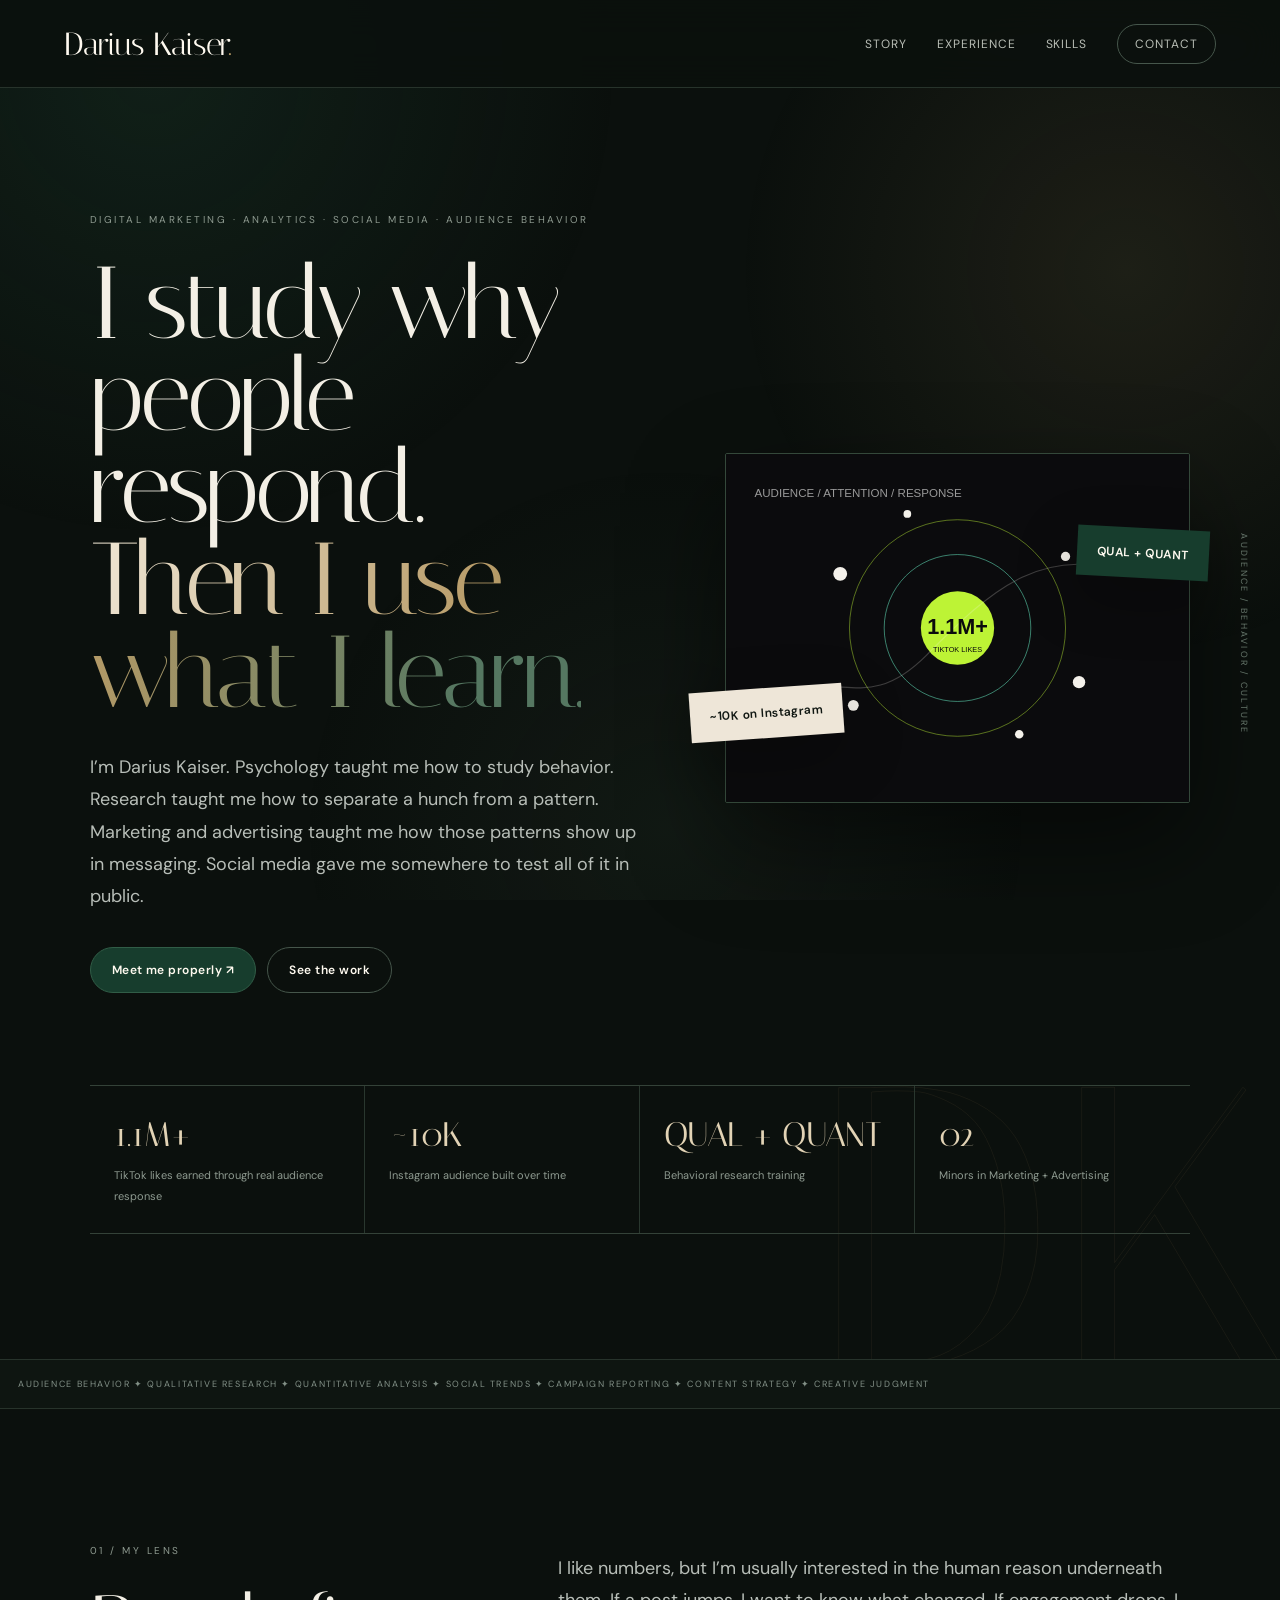
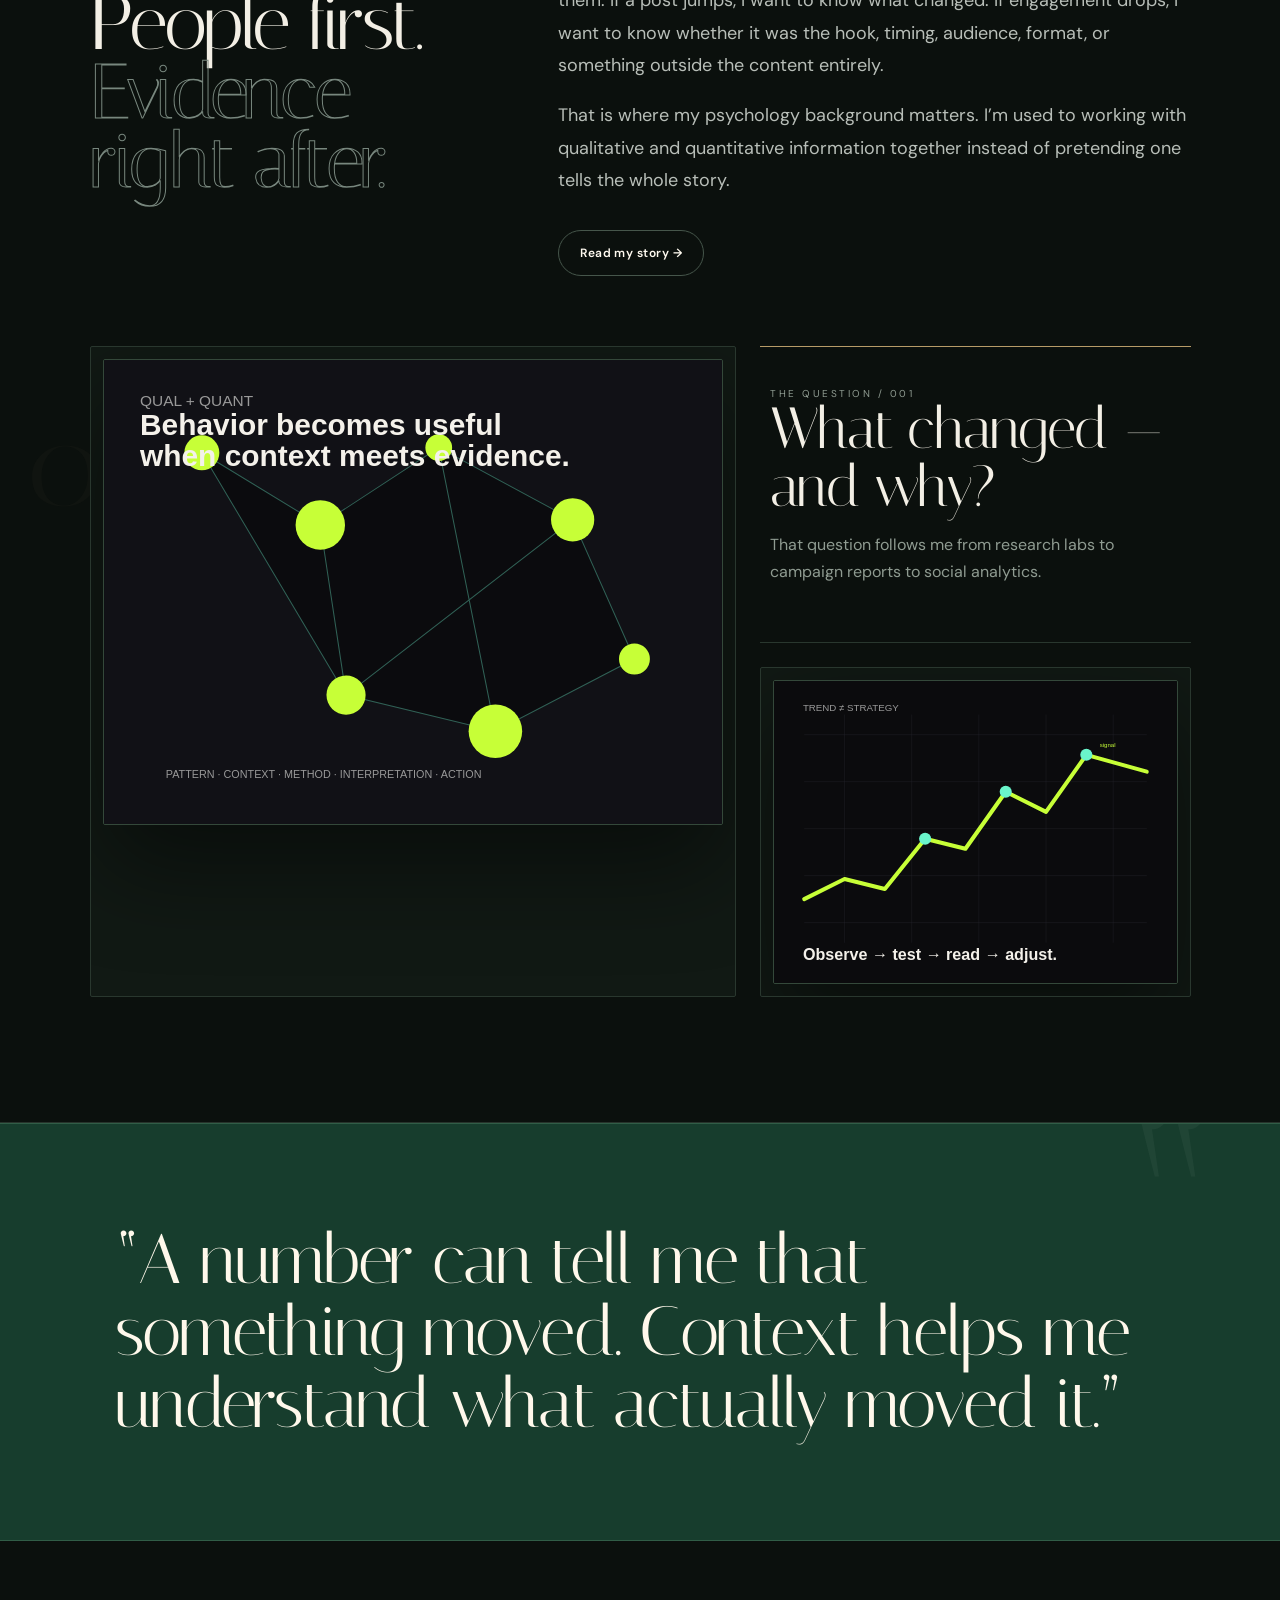
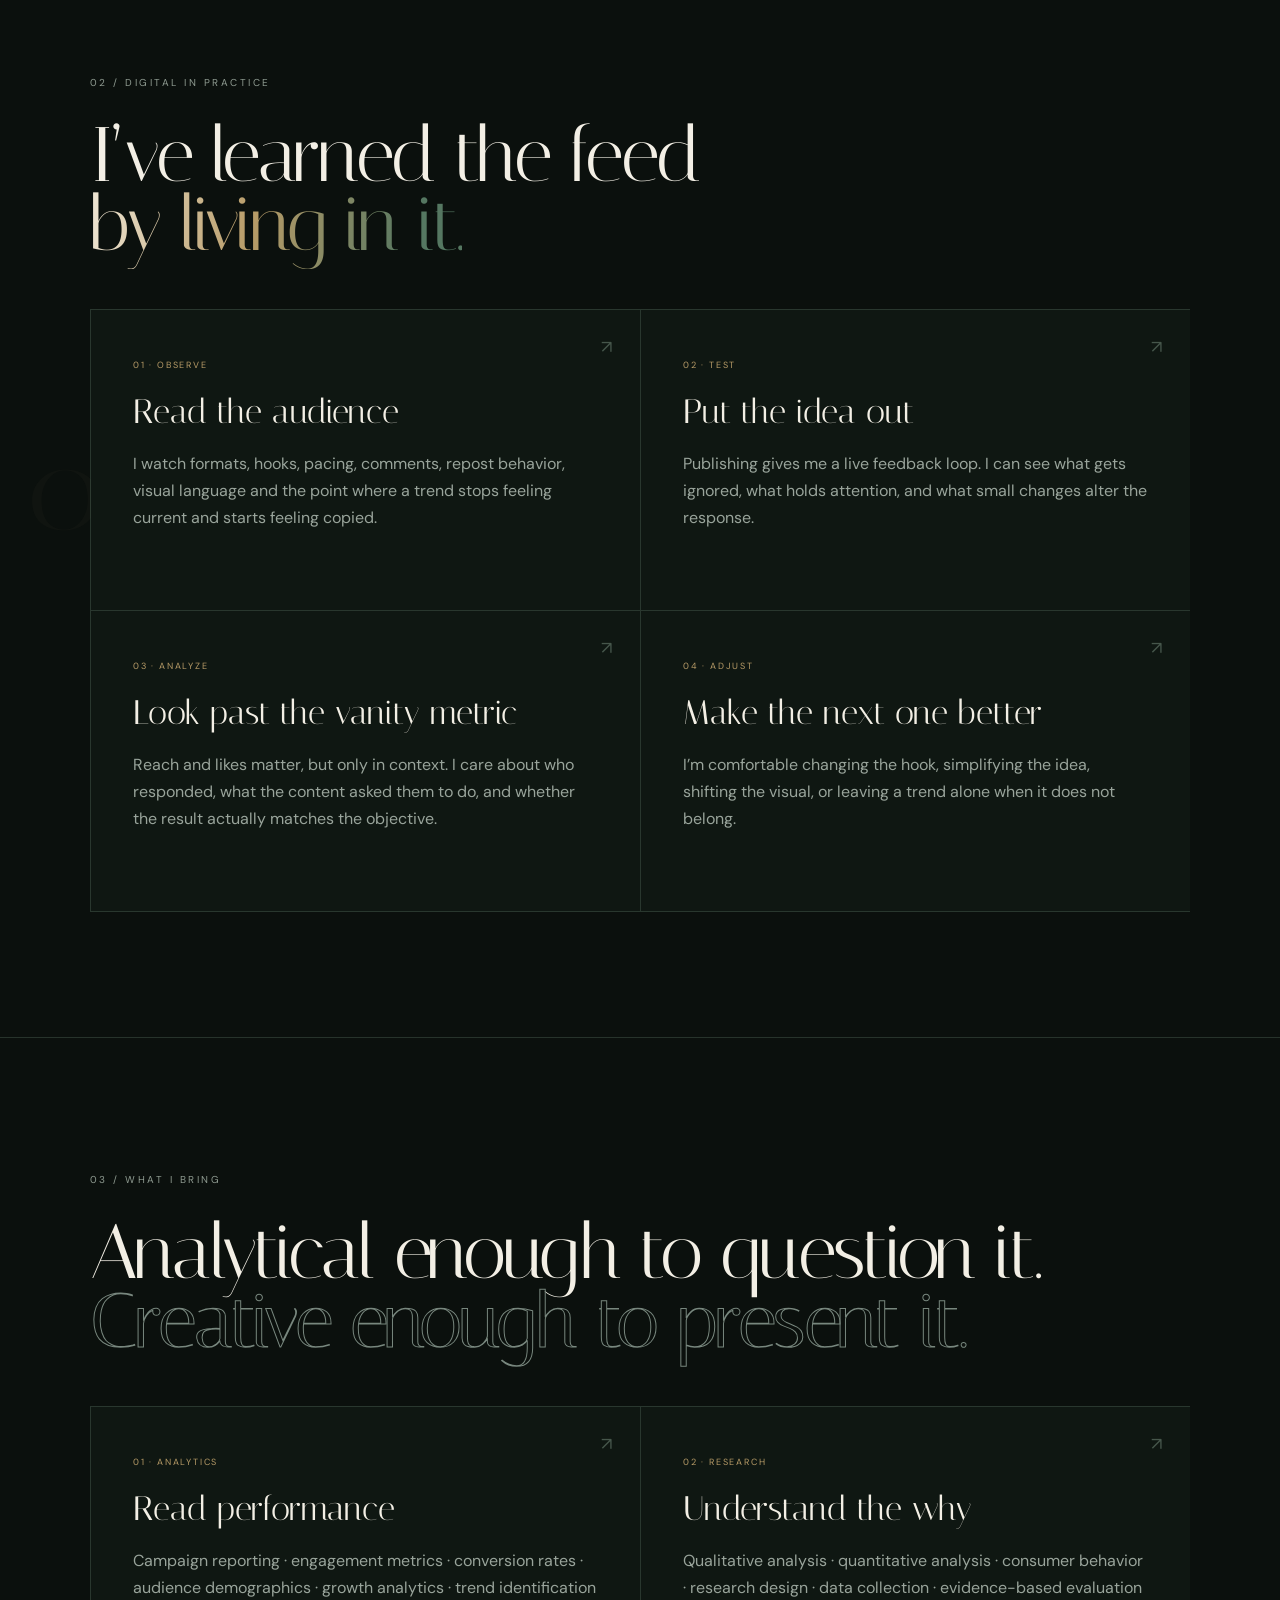
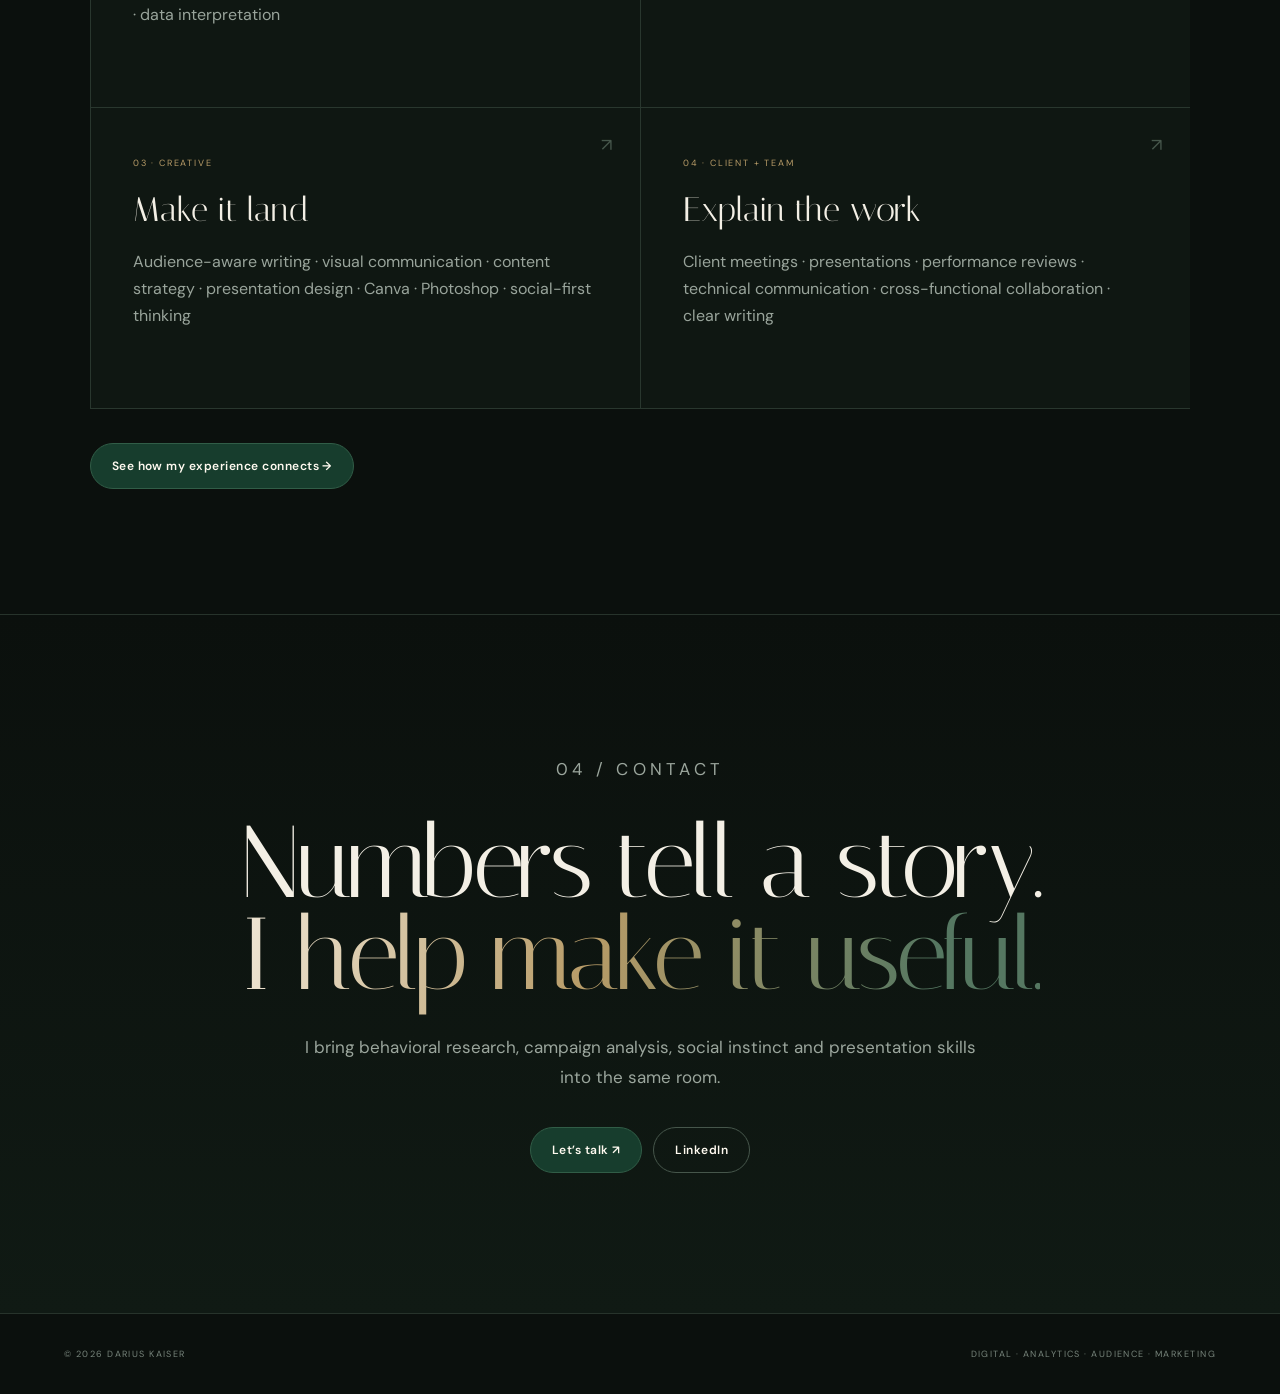
<file: index.html>
<!DOCTYPE html><html lang="en"><head><meta charset="UTF-8"><meta name="viewport" content="width=device-width,initial-scale=1"><meta name="description" content="Darius Kaiser | Digital marketing, analytics, audience behavior, social growth, advertising, and creative strategy."><title>Darius Kaiser | Digital + Audience Strategy</title><link rel="stylesheet" href="style.css"></head><body><nav><a class="brand" href="index.html">Darius Kaiser<span>.</span></a><div class="nav-links"><a href="about.html">Story</a><a href="experience.html">Experience</a><a href="#skills">Skills</a><a class="nav-cta" href="contact.html">Contact</a></div></nav><main><section class="hero"><div class="hero-grid"><div><div class="eyebrow">DIGITAL MARKETING · ANALYTICS · SOCIAL MEDIA · AUDIENCE BEHAVIOR</div><h1>I study why people respond.<br><span class="gradient">Then I use what I learn.</span></h1><p class="hero-copy">I’m Darius Kaiser. Psychology taught me how to study behavior. Research taught me how to separate a hunch from a pattern. Marketing and advertising taught me how those patterns show up in messaging. Social media gave me somewhere to test all of it in public.</p><div class="hero-actions"><a class="button primary" href="about.html">Meet me properly ↗</a><a class="button ghost" href="experience.html">See the work</a></div></div><div class="hero-visual"><img src="assets/audience-orbit.svg" alt="Audience growth graphic showing 1.1 million plus TikTok likes"><div class="float-card float-one">~10K on Instagram</div><div class="float-card float-two">QUAL + QUANT</div></div></div><div class="metric-grid"><div class="metric"><strong>1.1M+</strong><span>TikTok likes earned through real audience response</span></div><div class="metric"><strong>~10K</strong><span>Instagram audience built over time</span></div><div class="metric"><strong>QUAL + QUANT</strong><span>Behavioral research training</span></div><div class="metric"><strong class="accent">02</strong><span>Minors in Marketing + Advertising</span></div></div></section><div class="ticker">AUDIENCE BEHAVIOR ✦ QUALITATIVE RESEARCH ✦ QUANTITATIVE ANALYSIS ✦ SOCIAL TRENDS ✦ CAMPAIGN REPORTING ✦ CONTENT STRATEGY ✦ CREATIVE JUDGMENT</div><section class="section" data-num="01"><div class="split"><div><p class="section-label">01 / MY LENS</p><h2>People first.<br><span class="outline">Evidence right after.</span></h2></div><div class="about-copy"><p>I like numbers, but I’m usually interested in the human reason underneath them. If a post jumps, I want to know what changed. If engagement drops, I want to know whether it was the hook, timing, audience, format, or something outside the content entirely.</p><p>That is where my psychology background matters. I’m used to working with qualitative and quantitative information together instead of pretending one tells the whole story.</p><div class="link-row"><a class="button ghost" href="about.html">Read my story →</a></div></div></div><div class="editorial-grid"><div class="visual-panel tall"><img src="assets/behavior-map.svg" alt="Behavioral research graphic showing qualitative and quantitative analysis"></div><div class="statement-card"><span class="section-label">THE QUESTION / 001</span><strong>What changed — and why?</strong><p>That question follows me from research labs to campaign reports to social analytics.</p></div><div class="visual-panel"><img src="assets/trend-grid.svg" alt="Trend analysis graphic"></div></div></section><section class="quote-band"><p>“A number can tell me that something moved. Context helps me understand what actually moved it.”</p></section><section class="section" data-num="02"><p class="section-label">02 / DIGITAL IN PRACTICE</p><h2>I’ve learned the feed<br><span class="gradient">by living in it.</span></h2><div class="skills-grid"><div class="skill-block"><span>01 · OBSERVE</span><h3>Read the audience</h3><p>I watch formats, hooks, pacing, comments, repost behavior, visual language and the point where a trend stops feeling current and starts feeling copied.</p></div><div class="skill-block"><span>02 · TEST</span><h3>Put the idea out</h3><p>Publishing gives me a live feedback loop. I can see what gets ignored, what holds attention, and what small changes alter the response.</p></div><div class="skill-block"><span>03 · ANALYZE</span><h3>Look past the vanity metric</h3><p>Reach and likes matter, but only in context. I care about who responded, what the content asked them to do, and whether the result actually matches the objective.</p></div><div class="skill-block"><span>04 · ADJUST</span><h3>Make the next one better</h3><p>I’m comfortable changing the hook, simplifying the idea, shifting the visual, or leaving a trend alone when it does not belong.</p></div></div></section><section id="skills" class="section" data-num="03"><p class="section-label">03 / WHAT I BRING</p><h2>Analytical enough to question it.<br><span class="outline">Creative enough to present it.</span></h2><div class="skills-grid"><div class="skill-block"><span>01 · ANALYTICS</span><h3>Read performance</h3><p>Campaign reporting · engagement metrics · conversion rates · audience demographics · growth analytics · trend identification · data interpretation</p></div><div class="skill-block"><span>02 · RESEARCH</span><h3>Understand the why</h3><p>Qualitative analysis · quantitative analysis · consumer behavior · research design · data collection · evidence-based evaluation</p></div><div class="skill-block"><span>03 · CREATIVE</span><h3>Make it land</h3><p>Audience-aware writing · visual communication · content strategy · presentation design · Canva · Photoshop · social-first thinking</p></div><div class="skill-block"><span>04 · CLIENT + TEAM</span><h3>Explain the work</h3><p>Client meetings · presentations · performance reviews · technical communication · cross-functional collaboration · clear writing</p></div></div><div class="hero-actions"><a class="button primary" href="experience.html">See how my experience connects →</a></div></section><section class="cta"><p class="section-label">04 / CONTACT</p><h2>Numbers tell a story.<br><span class="gradient">I help make it useful.</span></h2><p>I bring behavioral research, campaign analysis, social instinct and presentation skills into the same room.</p><div class="hero-actions"><a class="button primary" href="contact.html">Let’s talk ↗</a><a class="button ghost" href="https://www.linkedin.com/in/darius-kaiser-7150b3220/">LinkedIn</a></div></section></main><footer><span>© 2026 DARIUS KAISER</span><span>DIGITAL · ANALYTICS · AUDIENCE · MARKETING</span></footer><script src="script.js"></script></body></html>
</file>
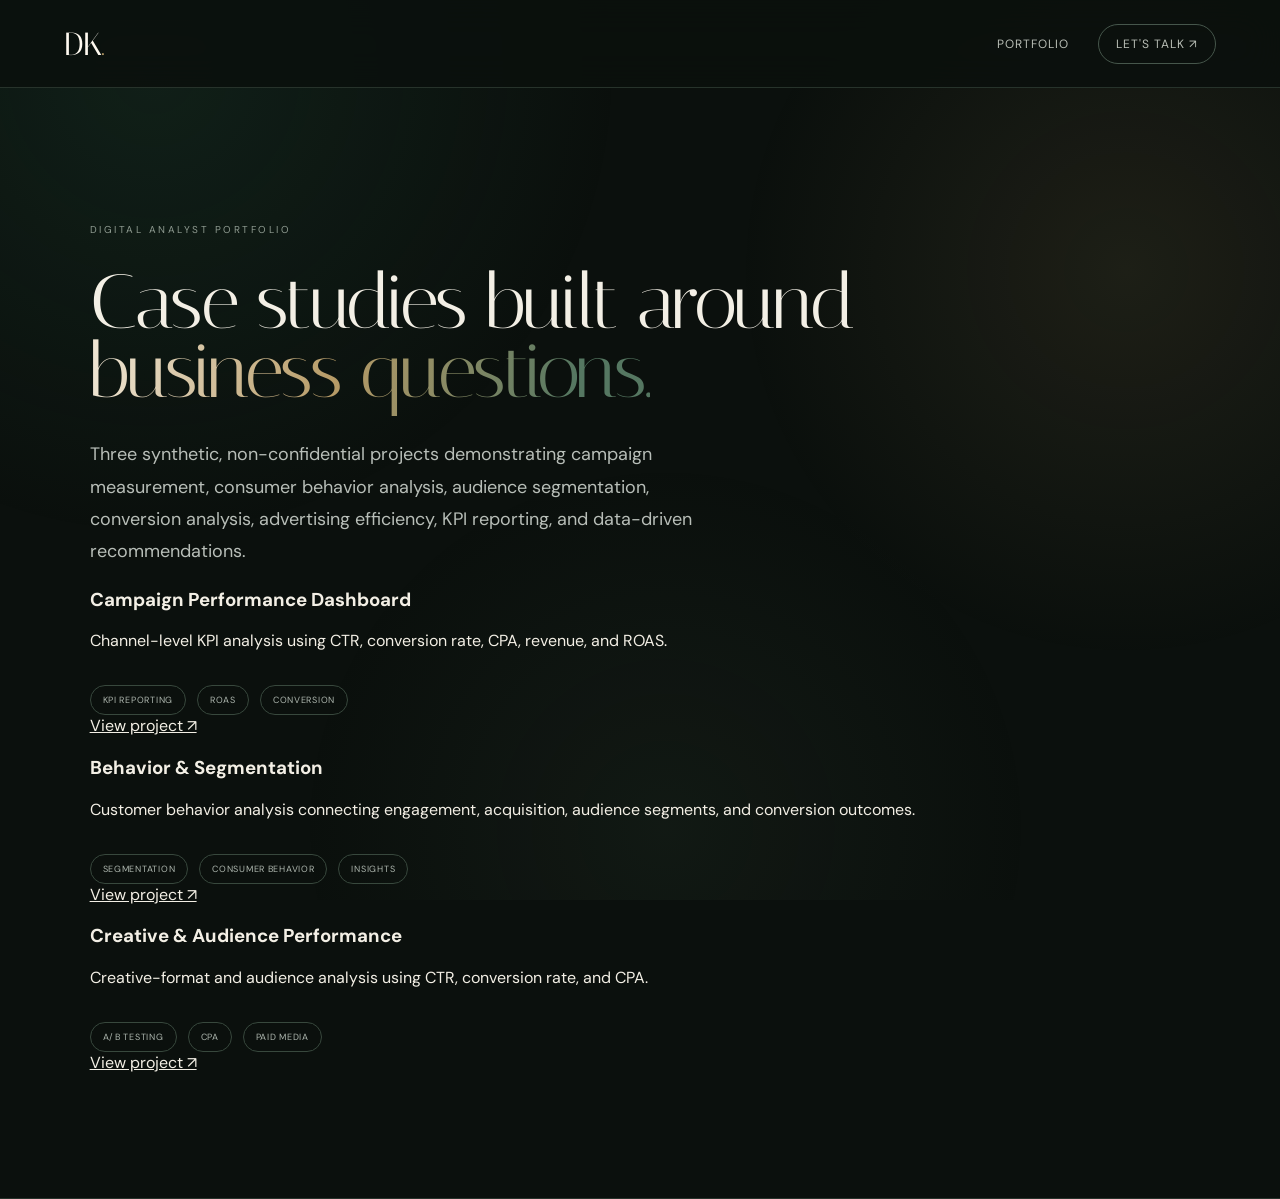
<file: projects/index.html>
<!DOCTYPE html><html lang="en"><head><meta charset="UTF-8"><meta name="viewport" content="width=device-width,initial-scale=1"><meta name="description" content="Digital analyst case studies by Darius Kaiser covering campaign analytics, consumer insights, audience segmentation, conversion analysis and advertising performance."><title>Darius Kaiser | Digital Analyst Case Studies</title><link rel="stylesheet" href="../style.css"></head><body><nav><a class="brand" href="../index.html">DK<span>.</span></a><div class="nav-links"><a href="../index.html">Portfolio</a><a class="nav-cta" href="mailto:dkaiser@smu.edu">Let's talk ↗</a></div></nav><main><section class="section"><p class="section-label">DIGITAL ANALYST PORTFOLIO</p><h2>Case studies built around<br><span class="gradient">business questions.</span></h2><p class="hero-copy">Three synthetic, non-confidential projects demonstrating campaign measurement, consumer behavior analysis, audience segmentation, conversion analysis, advertising efficiency, KPI reporting, and data-driven recommendations.</p><div class="project-grid"><article class="project-card featured"><h3>Campaign Performance Dashboard</h3><p>Channel-level KPI analysis using CTR, conversion rate, CPA, revenue, and ROAS.</p><div class="chips"><span>KPI Reporting</span><span>ROAS</span><span>Conversion</span></div><a href="campaign-performance/README.md">View project ↗</a></article><article class="project-card"><h3>Behavior & Segmentation</h3><p>Customer behavior analysis connecting engagement, acquisition, audience segments, and conversion outcomes.</p><div class="chips"><span>Segmentation</span><span>Consumer Behavior</span><span>Insights</span></div><a href="consumer-behavior/README.md">View project ↗</a></article><article class="project-card"><h3>Creative & Audience Performance</h3><p>Creative-format and audience analysis using CTR, conversion rate, and CPA.</p><div class="chips"><span>A/B Testing</span><span>CPA</span><span>Paid Media</span></div><a href="advertising-performance/README.md">View project ↗</a></article></div></section></main></body></html>
</file>
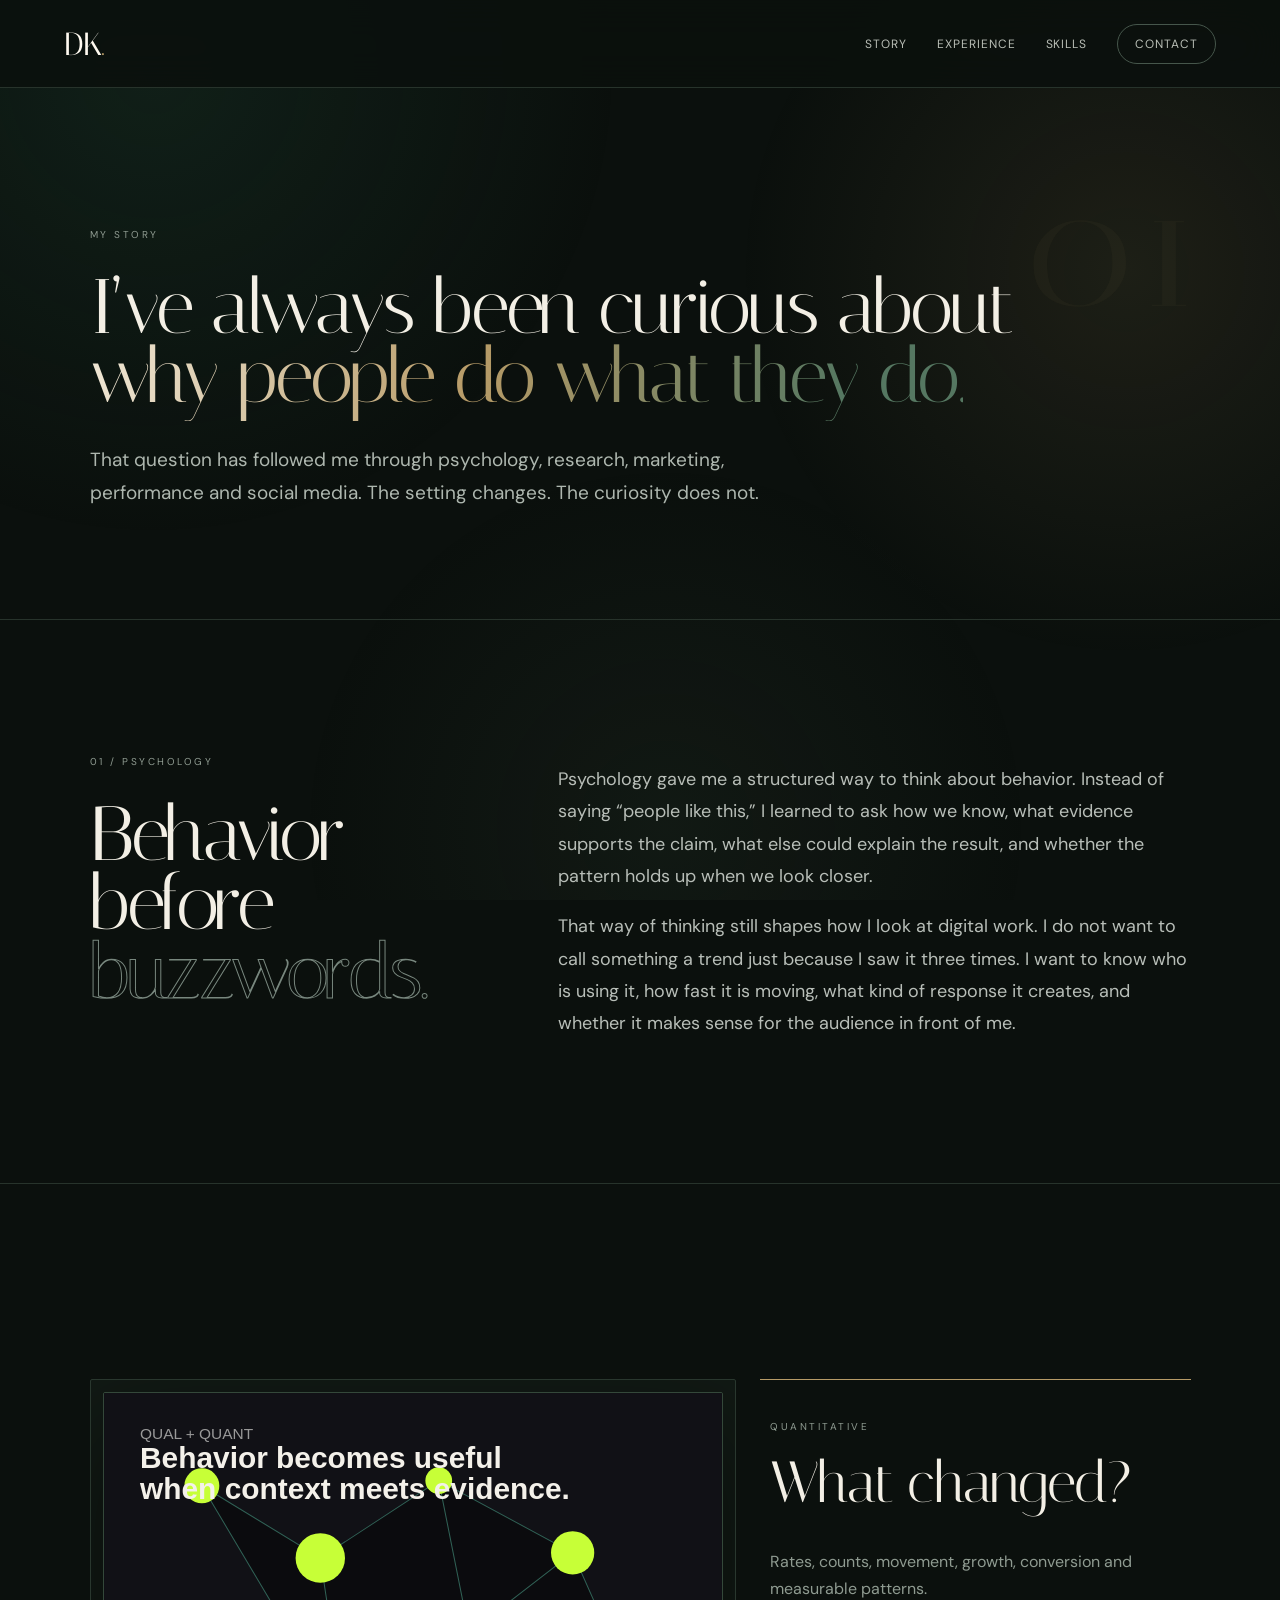
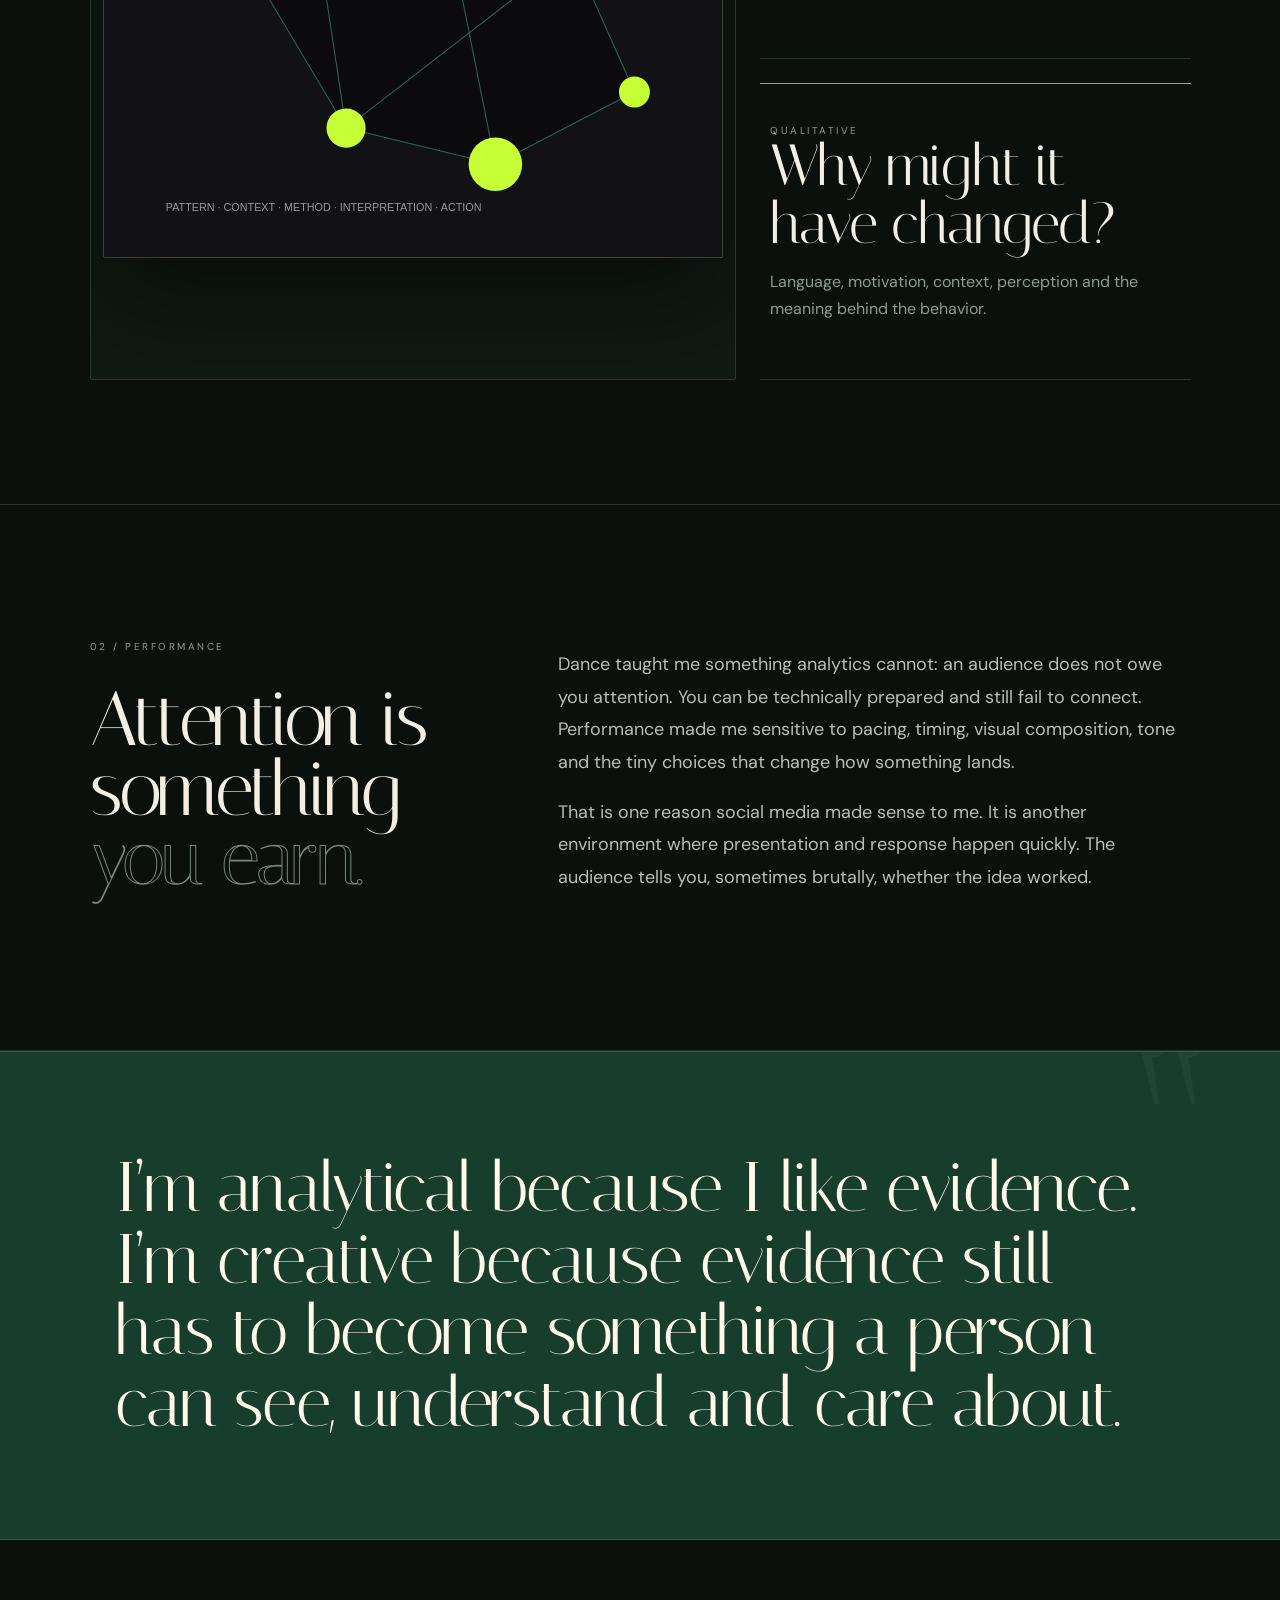
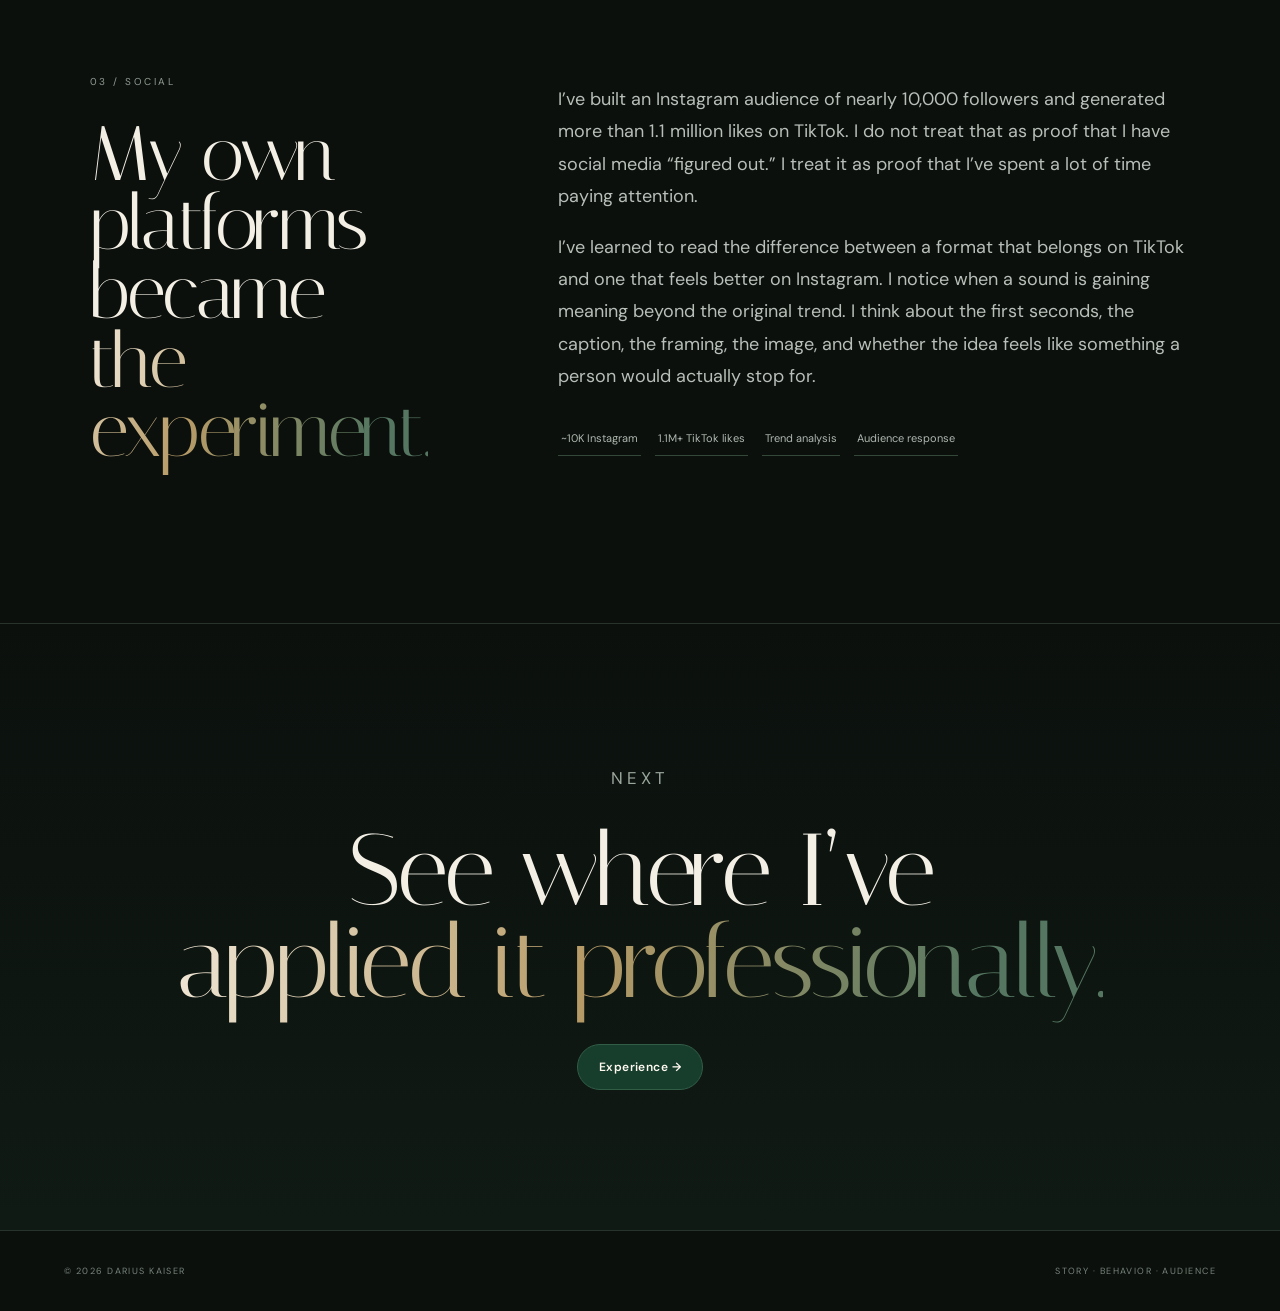
<file: about.html>
<!DOCTYPE html><html lang="en"><head><meta charset="UTF-8"><meta name="viewport" content="width=device-width,initial-scale=1"><title>Darius Kaiser | Story</title><link rel="stylesheet" href="style.css"></head><body><nav><a class="brand" href="index.html">DK<span>.</span></a><div class="nav-links"><a href="about.html">Story</a><a href="experience.html">Experience</a><a href="index.html#skills">Skills</a><a class="nav-cta" href="contact.html">Contact</a></div></nav><main><section class="page-hero"><p class="section-label">MY STORY</p><h1>I’ve always been curious about<br><span class="gradient">why people do what they do.</span></h1><p class="page-kicker">That question has followed me through psychology, research, marketing, performance and social media. The setting changes. The curiosity does not.</p></section><section class="section split"><div><p class="section-label">01 / PSYCHOLOGY</p><h2>Behavior before<br><span class="outline">buzzwords.</span></h2></div><div class="about-copy"><p>Psychology gave me a structured way to think about behavior. Instead of saying “people like this,” I learned to ask how we know, what evidence supports the claim, what else could explain the result, and whether the pattern holds up when we look closer.</p><p>That way of thinking still shapes how I look at digital work. I do not want to call something a trend just because I saw it three times. I want to know who is using it, how fast it is moving, what kind of response it creates, and whether it makes sense for the audience in front of me.</p></div></section><section class="section"><div class="editorial-grid"><div class="visual-panel tall"><img src="assets/behavior-map.svg" alt="Behavioral analysis visual"></div><div class="statement-card"><span class="section-label">QUANTITATIVE</span><strong>What changed?</strong><p>Rates, counts, movement, growth, conversion and measurable patterns.</p></div><div class="statement-card"><span class="section-label">QUALITATIVE</span><strong>Why might it have changed?</strong><p>Language, motivation, context, perception and the meaning behind the behavior.</p></div></div></section><section class="section split"><div><p class="section-label">02 / PERFORMANCE</p><h2>Attention is something<br><span class="outline">you earn.</span></h2></div><div class="about-copy"><p>Dance taught me something analytics cannot: an audience does not owe you attention. You can be technically prepared and still fail to connect. Performance made me sensitive to pacing, timing, visual composition, tone and the tiny choices that change how something lands.</p><p>That is one reason social media made sense to me. It is another environment where presentation and response happen quickly. The audience tells you, sometimes brutally, whether the idea worked.</p></div></section><section class="quote-band"><p>I’m analytical because I like evidence. I’m creative because evidence still has to become something a person can see, understand and care about.</p></section><section class="section split"><div><p class="section-label">03 / SOCIAL</p><h2>My own platforms became<br><span class="gradient">the experiment.</span></h2></div><div class="about-copy"><p>I’ve built an Instagram audience of nearly 10,000 followers and generated more than 1.1 million likes on TikTok. I do not treat that as proof that I have social media “figured out.” I treat it as proof that I’ve spent a lot of time paying attention.</p><p>I’ve learned to read the difference between a format that belongs on TikTok and one that feels better on Instagram. I notice when a sound is gaining meaning beyond the original trend. I think about the first seconds, the caption, the framing, the image, and whether the idea feels like something a person would actually stop for.</p><div class="social-proof"><span class="proof-pill">~10K Instagram</span><span class="proof-pill">1.1M+ TikTok likes</span><span class="proof-pill">Trend analysis</span><span class="proof-pill">Audience response</span></div></div></section><section class="cta"><p class="section-label">NEXT</p><h2>See where I’ve<br><span class="gradient">applied it professionally.</span></h2><div class="hero-actions"><a class="button primary" href="experience.html">Experience →</a></div></section></main><footer><span>© 2026 DARIUS KAISER</span><span>STORY · BEHAVIOR · AUDIENCE</span></footer><script src="script.js"></script></body></html>
</file>
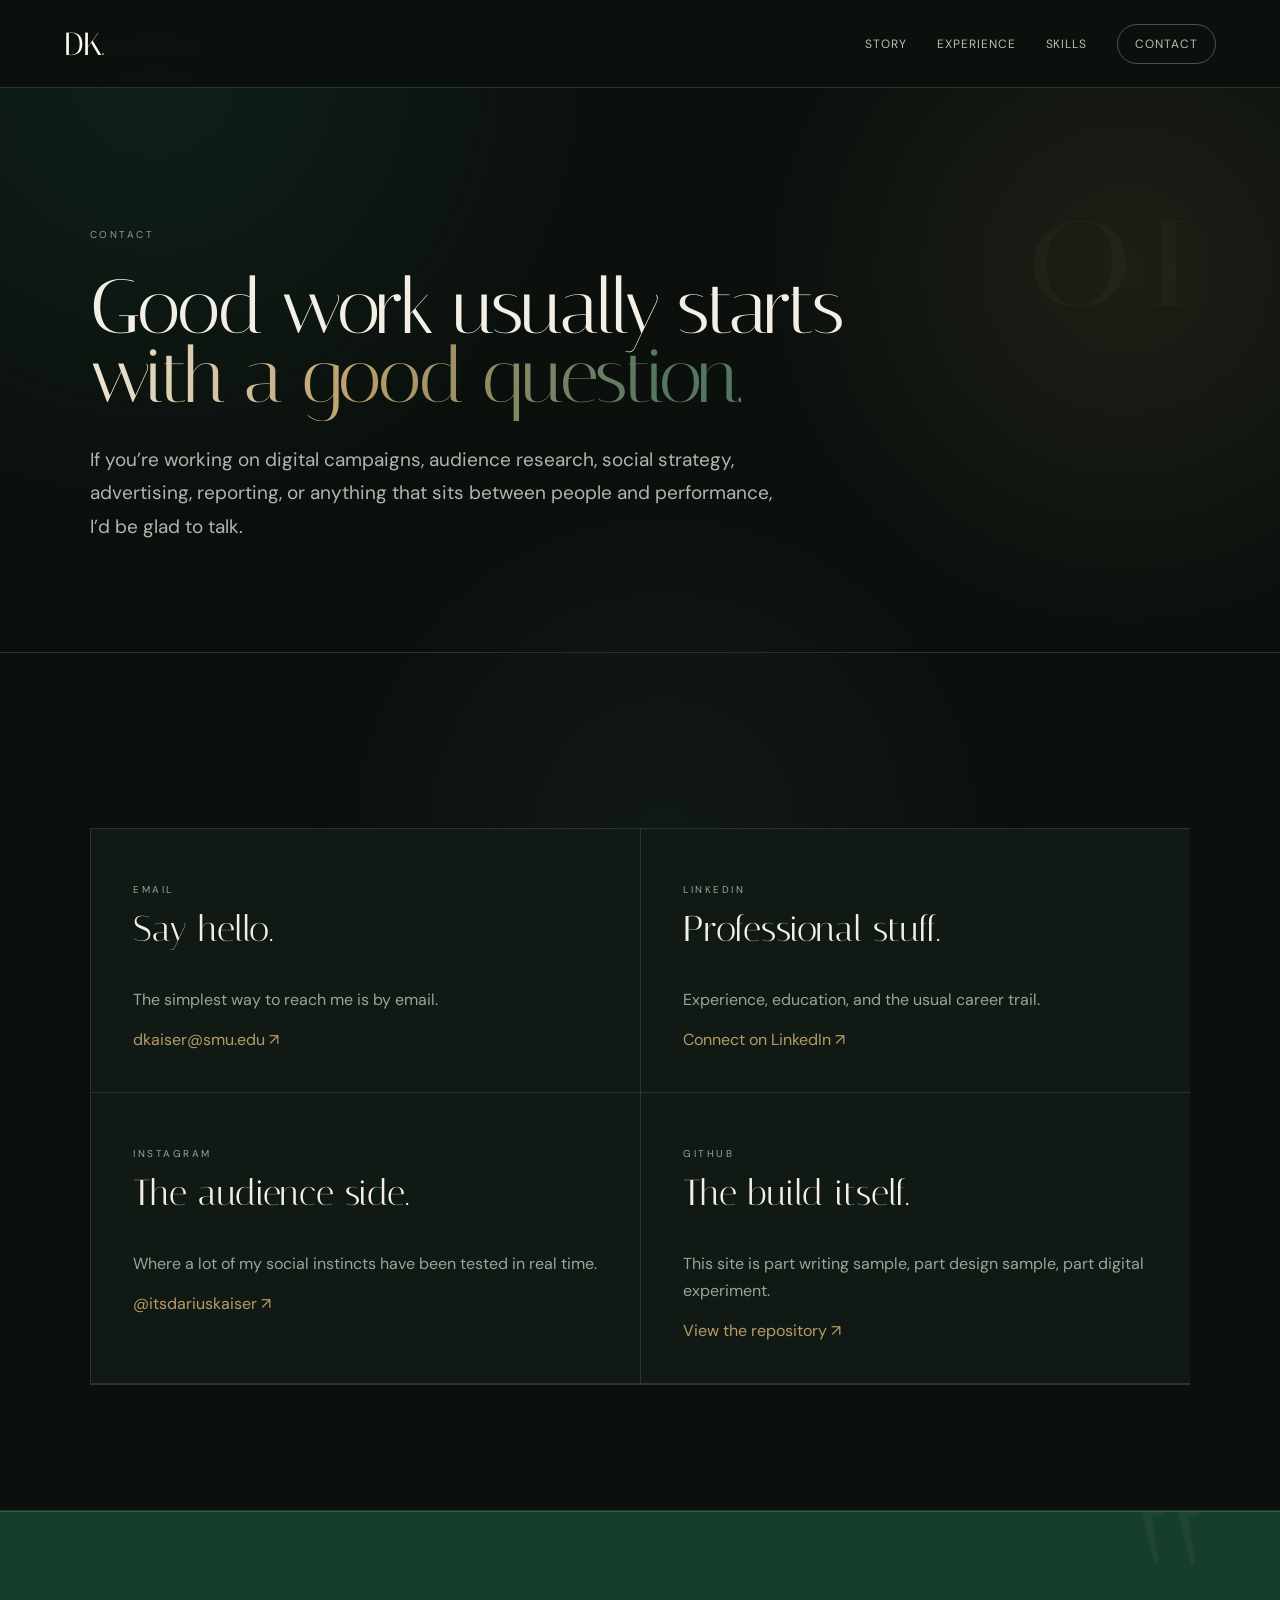
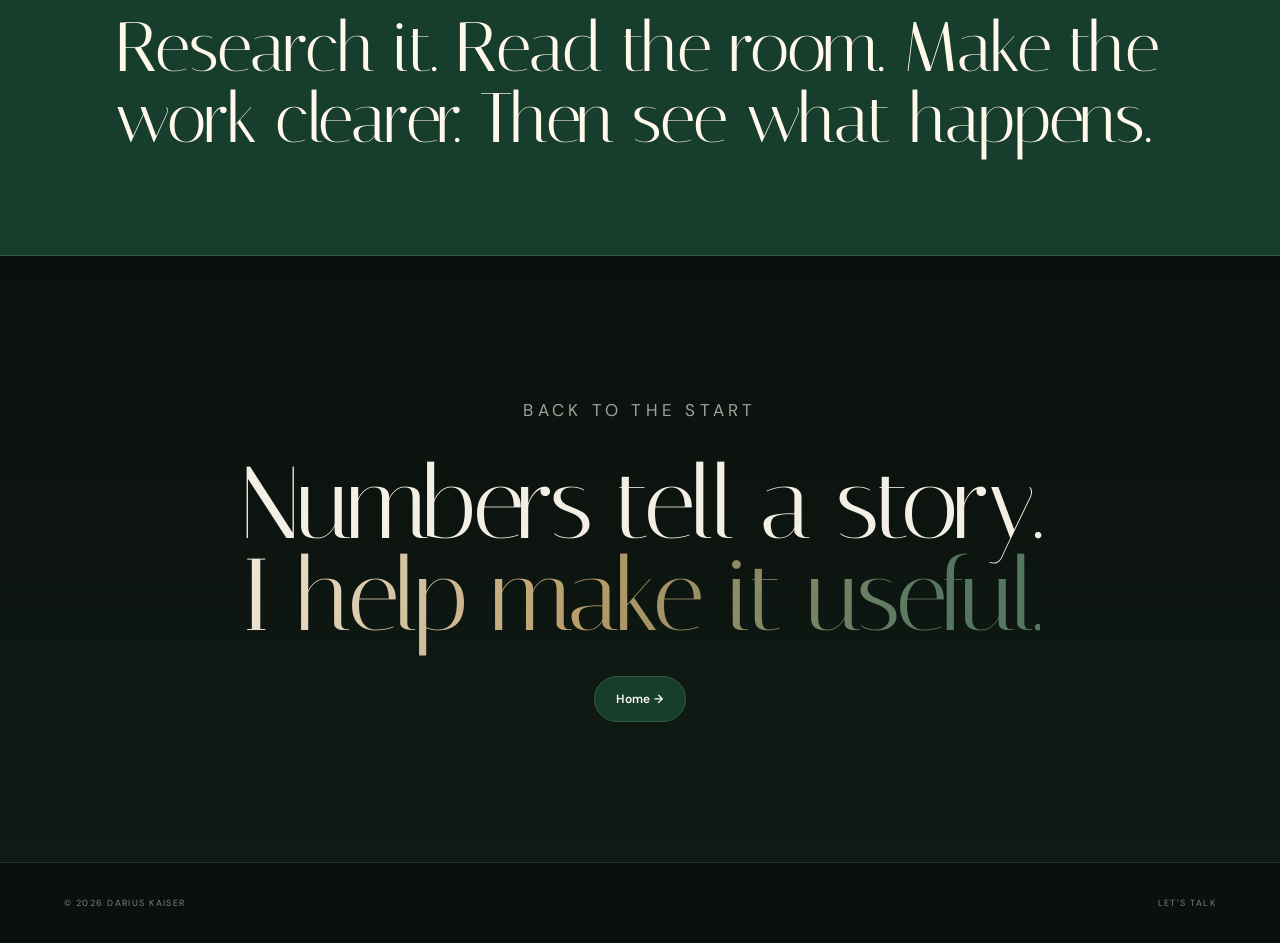
<file: contact.html>
<!DOCTYPE html><html lang="en"><head><meta charset="UTF-8"><meta name="viewport" content="width=device-width,initial-scale=1"><title>Darius Kaiser | Contact</title><link rel="stylesheet" href="style.css"></head><body><nav><a class="brand" href="index.html">DK<span>.</span></a><div class="nav-links"><a href="about.html">Story</a><a href="experience.html">Experience</a><a href="index.html#skills">Skills</a><a class="nav-cta" href="contact.html">Contact</a></div></nav><main><section class="page-hero"><p class="section-label">CONTACT</p><h1>Good work usually starts<br><span class="gradient">with a good question.</span></h1><p class="page-kicker">If you’re working on digital campaigns, audience research, social strategy, advertising, reporting, or anything that sits between people and performance, I’d be glad to talk.</p></section><section class="section"><div class="contact-grid"><div class="contact-card"><p class="section-label">EMAIL</p><h3>Say hello.</h3><p>The simplest way to reach me is by email.</p><a href="mailto:dkaiser@smu.edu">dkaiser@smu.edu ↗</a></div><div class="contact-card"><p class="section-label">LINKEDIN</p><h3>Professional stuff.</h3><p>Experience, education, and the usual career trail.</p><a href="https://www.linkedin.com/in/darius-kaiser-7150b3220/">Connect on LinkedIn ↗</a></div><div class="contact-card"><p class="section-label">INSTAGRAM</p><h3>The audience side.</h3><p>Where a lot of my social instincts have been tested in real time.</p><a href="https://www.instagram.com/itsdariuskaiser/">@itsdariuskaiser ↗</a></div><div class="contact-card"><p class="section-label">GITHUB</p><h3>The build itself.</h3><p>This site is part writing sample, part design sample, part digital experiment.</p><a href="https://github.com/dakaiser1703/digital-analyst-portfolio">View the repository ↗</a></div></div></section><section class="quote-band"><p>Research it. Read the room. Make the work clearer. Then see what happens.</p></section><section class="cta"><p class="section-label">BACK TO THE START</p><h2>Numbers tell a story.<br><span class="gradient">I help make it useful.</span></h2><div class="hero-actions"><a class="button primary" href="index.html">Home →</a></div></section></main><footer><span>© 2026 DARIUS KAISER</span><span>LET’S TALK</span></footer><script src="script.js"></script></body></html>
</file>
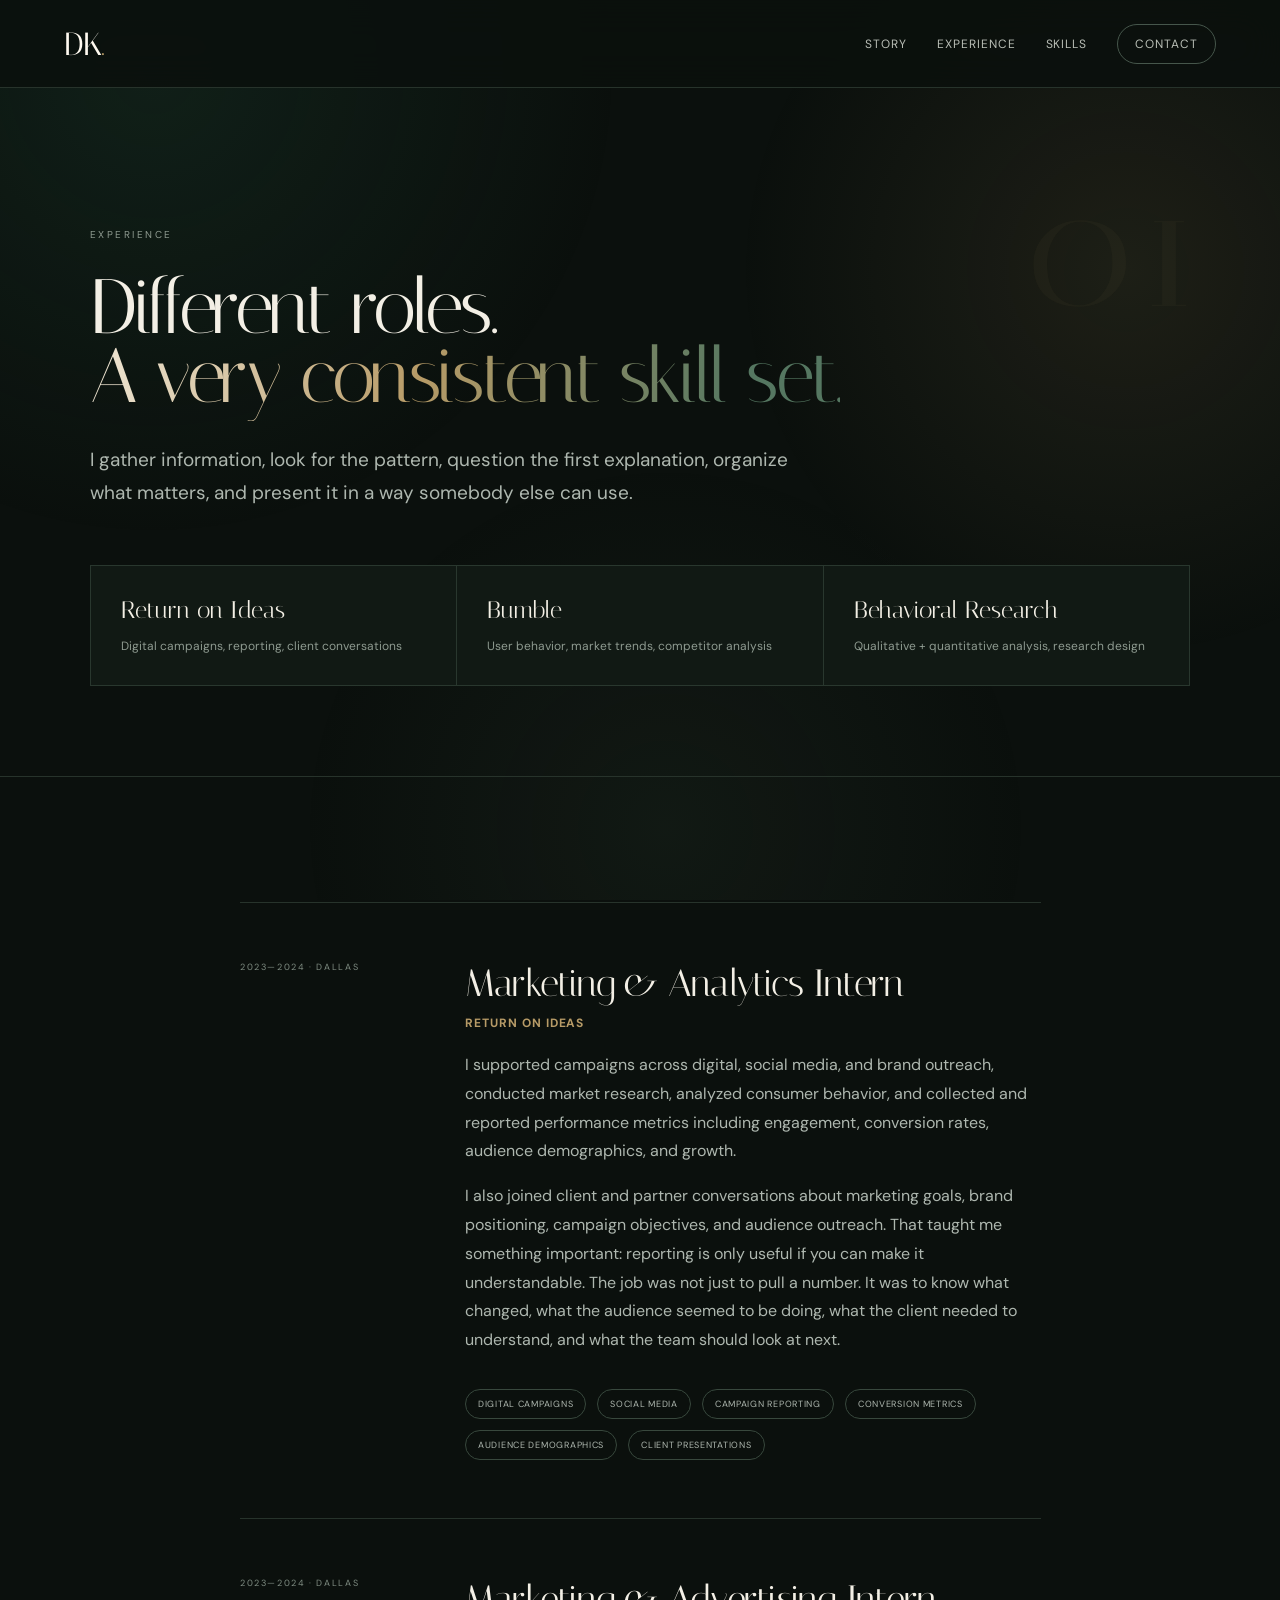
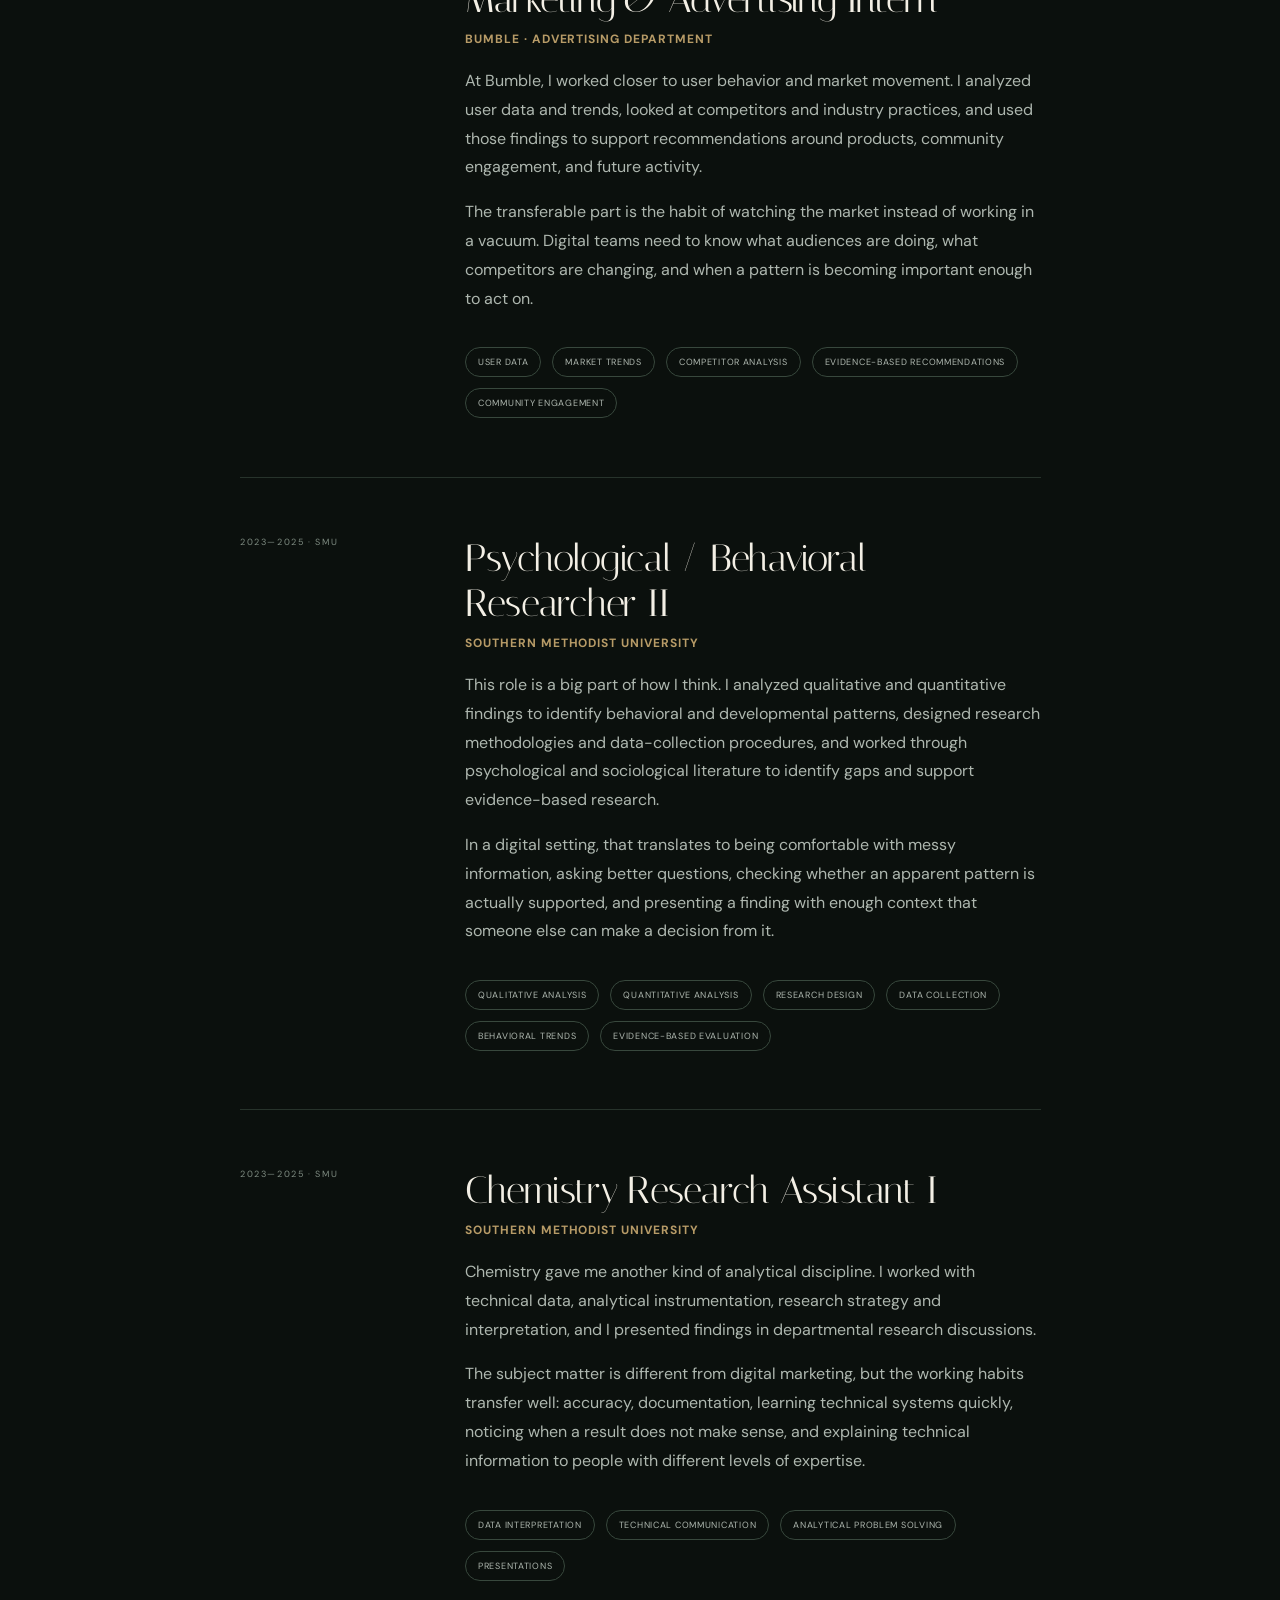
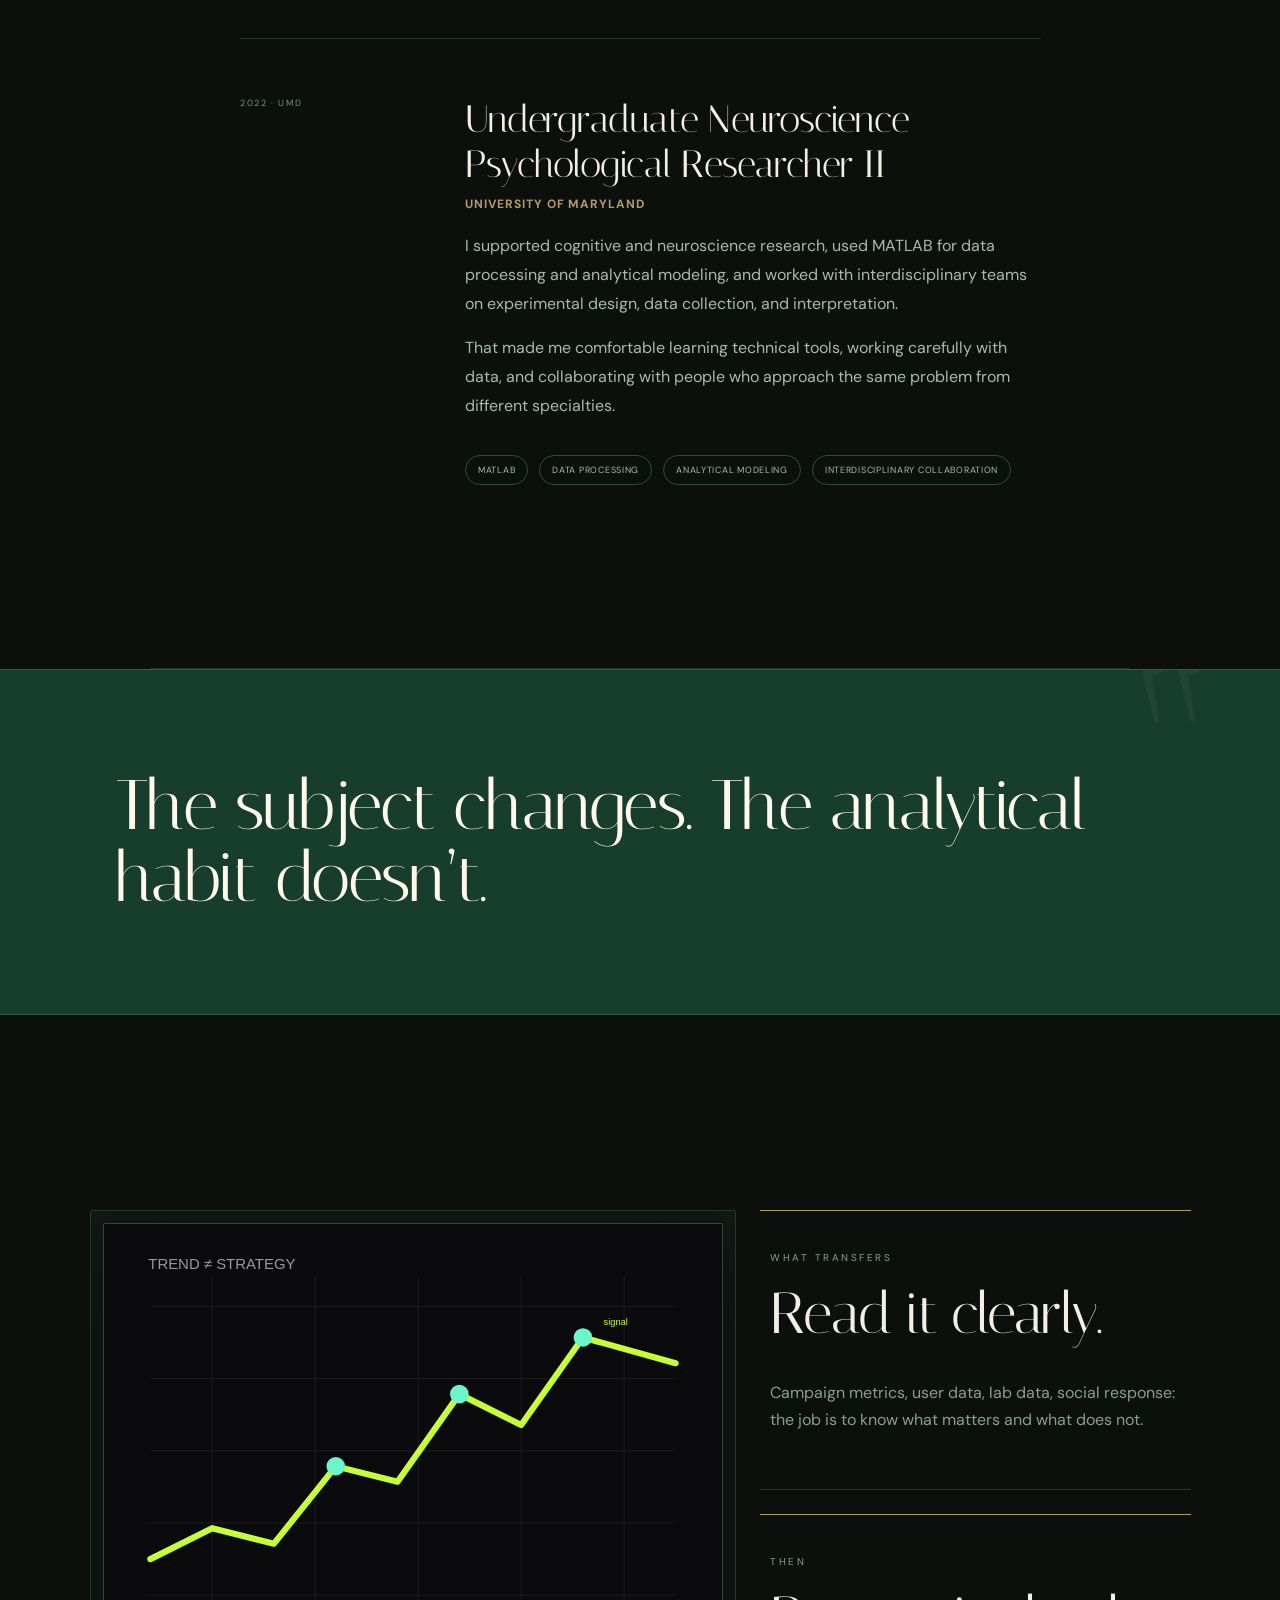
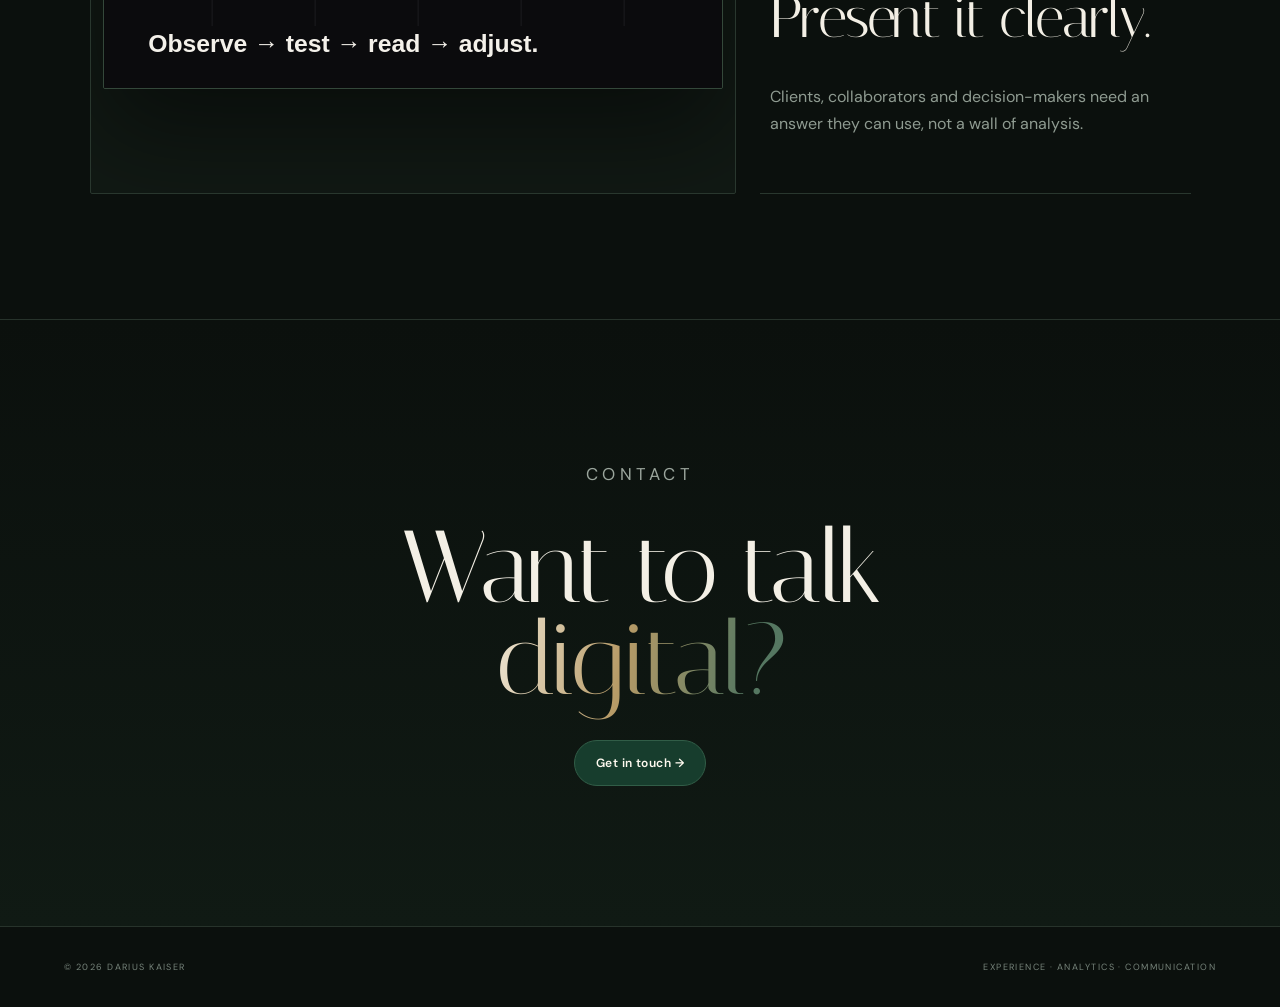
<file: experience.html>
<!DOCTYPE html><html lang="en"><head><meta charset="UTF-8"><meta name="viewport" content="width=device-width,initial-scale=1"><title>Darius Kaiser | Experience</title><link rel="stylesheet" href="style.css"></head><body><nav><a class="brand" href="index.html">DK<span>.</span></a><div class="nav-links"><a href="about.html">Story</a><a href="experience.html">Experience</a><a href="index.html#skills">Skills</a><a class="nav-cta" href="contact.html">Contact</a></div></nav><main><section class="page-hero"><p class="section-label">EXPERIENCE</p><h1>Different roles.<br><span class="gradient">A very consistent skill set.</span></h1><p class="page-kicker">I gather information, look for the pattern, question the first explanation, organize what matters, and present it in a way somebody else can use.</p><div class="resume-map"><a href="#roi"><strong>Return on Ideas</strong><span>Digital campaigns, reporting, client conversations</span></a><a href="#bumble"><strong>Bumble</strong><span>User behavior, market trends, competitor analysis</span></a><a href="#psych"><strong>Behavioral Research</strong><span>Qualitative + quantitative analysis, research design</span></a></div></section><section class="section timeline"><article class="job" id="roi"><div class="job-meta">2023—2024 · DALLAS</div><div><h3>Marketing & Analytics Intern</h3><h4>Return on Ideas</h4><p>I supported campaigns across digital, social media, and brand outreach, conducted market research, analyzed consumer behavior, and collected and reported performance metrics including engagement, conversion rates, audience demographics, and growth.</p><p>I also joined client and partner conversations about marketing goals, brand positioning, campaign objectives, and audience outreach. That taught me something important: reporting is only useful if you can make it understandable. The job was not just to pull a number. It was to know what changed, what the audience seemed to be doing, what the client needed to understand, and what the team should look at next.</p><div class="chips"><span>Digital Campaigns</span><span>Social Media</span><span>Campaign Reporting</span><span>Conversion Metrics</span><span>Audience Demographics</span><span>Client Presentations</span></div></div></article><article class="job" id="bumble"><div class="job-meta">2023—2024 · DALLAS</div><div><h3>Marketing & Advertising Intern</h3><h4>Bumble · Advertising Department</h4><p>At Bumble, I worked closer to user behavior and market movement. I analyzed user data and trends, looked at competitors and industry practices, and used those findings to support recommendations around products, community engagement, and future activity.</p><p>The transferable part is the habit of watching the market instead of working in a vacuum. Digital teams need to know what audiences are doing, what competitors are changing, and when a pattern is becoming important enough to act on.</p><div class="chips"><span>User Data</span><span>Market Trends</span><span>Competitor Analysis</span><span>Evidence-Based Recommendations</span><span>Community Engagement</span></div></div></article><article class="job" id="psych"><div class="job-meta">2023—2025 · SMU</div><div><h3>Psychological / Behavioral Researcher II</h3><h4>Southern Methodist University</h4><p>This role is a big part of how I think. I analyzed qualitative and quantitative findings to identify behavioral and developmental patterns, designed research methodologies and data-collection procedures, and worked through psychological and sociological literature to identify gaps and support evidence-based research.</p><p>In a digital setting, that translates to being comfortable with messy information, asking better questions, checking whether an apparent pattern is actually supported, and presenting a finding with enough context that someone else can make a decision from it.</p><div class="chips"><span>Qualitative Analysis</span><span>Quantitative Analysis</span><span>Research Design</span><span>Data Collection</span><span>Behavioral Trends</span><span>Evidence-Based Evaluation</span></div></div></article><article class="job"><div class="job-meta">2023—2025 · SMU</div><div><h3>Chemistry Research Assistant I</h3><h4>Southern Methodist University</h4><p>Chemistry gave me another kind of analytical discipline. I worked with technical data, analytical instrumentation, research strategy and interpretation, and I presented findings in departmental research discussions.</p><p>The subject matter is different from digital marketing, but the working habits transfer well: accuracy, documentation, learning technical systems quickly, noticing when a result does not make sense, and explaining technical information to people with different levels of expertise.</p><div class="chips"><span>Data Interpretation</span><span>Technical Communication</span><span>Analytical Problem Solving</span><span>Presentations</span></div></div></article><article class="job"><div class="job-meta">2022 · UMD</div><div><h3>Undergraduate Neuroscience Psychological Researcher II</h3><h4>University of Maryland</h4><p>I supported cognitive and neuroscience research, used MATLAB for data processing and analytical modeling, and worked with interdisciplinary teams on experimental design, data collection, and interpretation.</p><p>That made me comfortable learning technical tools, working carefully with data, and collaborating with people who approach the same problem from different specialties.</p><div class="chips"><span>MATLAB</span><span>Data Processing</span><span>Analytical Modeling</span><span>Interdisciplinary Collaboration</span></div></div></article></section><section class="quote-band"><p>The subject changes. The analytical habit doesn’t.</p></section><section class="section"><div class="editorial-grid"><div class="visual-panel tall"><img src="assets/trend-grid.svg" alt="Trend analysis visual"></div><div class="statement-card"><span class="section-label">WHAT TRANSFERS</span><strong>Read it clearly.</strong><p>Campaign metrics, user data, lab data, social response: the job is to know what matters and what does not.</p></div><div class="statement-card"><span class="section-label">THEN</span><strong>Present it clearly.</strong><p>Clients, collaborators and decision-makers need an answer they can use, not a wall of analysis.</p></div></div></section><section class="cta"><p class="section-label">CONTACT</p><h2>Want to talk<br><span class="gradient">digital?</span></h2><div class="hero-actions"><a class="button primary" href="contact.html">Get in touch →</a></div></section></main><footer><span>© 2026 DARIUS KAISER</span><span>EXPERIENCE · ANALYTICS · COMMUNICATION</span></footer><script src="script.js"></script></body></html>
</file>
<file: style.css>
@import url('https://fonts.googleapis.com/css2?family=DM+Sans:wght@400;500;600;700&family=Italiana&display=swap');
*{box-sizing:border-box}html{scroll-behavior:smooth}body{margin:0;background:#0b100d;color:#f3efe5;font-family:'DM Sans',Arial,sans-serif;overflow-x:hidden}body:before{content:"";position:fixed;inset:0;pointer-events:none;background:radial-gradient(circle at 12% 8%,rgba(31,73,55,.28),transparent 33%),radial-gradient(circle at 88% 30%,rgba(183,155,103,.11),transparent 30%),radial-gradient(circle at 52% 92%,rgba(68,91,72,.12),transparent 34%);z-index:-1}a{color:inherit}.shell{width:min(1180px,88vw);margin:auto}nav{height:88px;display:flex;align-items:center;justify-content:space-between;padding:0 5vw;border-bottom:1px solid #27332b;position:sticky;top:0;background:rgba(11,16,13,.88);backdrop-filter:blur(18px);z-index:20}.brand{font-family:'Italiana',serif;font-size:32px;color:#fffaf0;text-decoration:none;letter-spacing:-.03em}.brand span,.accent{color:#b79b67}.nav-links{display:flex;gap:30px;align-items:center}.nav-links a{color:#b9beb6;text-decoration:none;font-size:12px;letter-spacing:.08em;text-transform:uppercase}.nav-links a:hover{color:#fffaf0}.nav-cta{border:1px solid #46564b;padding:11px 17px;border-radius:99px}.hero,.section,.cta{padding:125px 7vw}.hero{min-height:860px;display:grid;align-items:center;position:relative}.hero:after{content:'DK';position:absolute;right:-.03em;bottom:-.18em;font-family:'Italiana',serif;font-size:min(31vw,430px);line-height:1;color:transparent;-webkit-text-stroke:1px rgba(183,155,103,.08);pointer-events:none;z-index:-1}.hero-grid{display:grid;grid-template-columns:1.08fr .92fr;gap:7vw;align-items:center}.hero-visual{position:relative;transform:translateY(25px)}.hero-visual:before{content:'AUDIENCE / BEHAVIOR / CULTURE';position:absolute;right:-54px;top:50%;transform:rotate(90deg) translateX(50%);transform-origin:right center;font-size:9px;letter-spacing:.25em;color:#66766b;z-index:3}.hero-visual img,.visual-panel img{width:100%;display:block;border:1px solid #34483a;border-radius:2px;box-shadow:0 40px 100px rgba(0,0,0,.48)}.float-card{position:absolute;background:#eee6d8;color:#101712;padding:17px 20px;font-size:12px;letter-spacing:.04em;font-weight:600;box-shadow:0 20px 60px rgba(0,0,0,.3)}.float-one{left:-35px;bottom:65px;transform:rotate(-4deg)}.float-two{right:-18px;top:75px;background:#173d2d;color:#fffaf0;transform:rotate(3deg)}.eyebrow,.section-label{font-size:10px;letter-spacing:.25em;color:#8f9b91;text-transform:uppercase}.hero h1,.section h2,.cta h2,.page-hero h1{font-family:'Italiana',serif;font-weight:400;font-size:clamp(60px,8vw,128px);line-height:.9;letter-spacing:-.035em;margin:32px 0}.section h2,.page-hero h1{font-size:clamp(50px,6vw,88px)}.gradient{background:linear-gradient(100deg,#f0e7d6,#b79b67 44%,#557761 86%);-webkit-background-clip:text;color:transparent}.outline{-webkit-text-stroke:1px #78877e;color:transparent}.hero-copy,.about-copy p,.page-copy{max-width:780px;color:#b8beb8;font-size:18px;line-height:1.8}.hero-copy{max-width:650px}.hero-actions,.chips,.degree-tags,.link-row{display:flex;gap:11px;flex-wrap:wrap;margin-top:34px}.button{padding:14px 21px;text-decoration:none;font-size:12px;font-weight:600;letter-spacing:.04em;border-radius:99px;display:inline-block;transition:.25s transform,.25s background}.primary{background:#173d2d;color:#fffaf0;border:1px solid #315d47}.primary:hover{transform:translateY(-3px);background:#214f3b}.ghost{border:1px solid #46564b;color:#fffaf0}.metric-grid{display:grid;grid-template-columns:repeat(4,1fr);margin-top:92px;border-top:1px solid #344238;border-bottom:1px solid #344238;background:transparent}.metric{padding:28px 24px;border-right:1px solid #29372e;min-height:130px}.metric:last-child{border-right:0}.metric strong{display:block;font-family:'Italiana',serif;font-weight:400;font-size:34px;letter-spacing:-.02em;color:#e2d3b5;margin-bottom:8px}.metric span{color:#8e9a90;font-size:11px;line-height:1.5}.ticker{padding:18px;border-block:1px solid #27332b;color:#829087;overflow:hidden;white-space:nowrap;letter-spacing:.18em;font-size:9px;background:#0e1511}.split{display:grid;grid-template-columns:.7fr 1.3fr;gap:10vw;align-items:start}.section{border-bottom:1px solid #27332b;position:relative}.section:nth-of-type(even):before{content:attr(data-num);position:absolute;left:2vw;top:50%;font-family:'Italiana',serif;font-size:120px;color:rgba(183,155,103,.035);transform:translateY(-50%)}.editorial-grid{display:grid;grid-template-columns:1.2fr .8fr;gap:24px;margin-top:70px;align-items:stretch}.visual-panel{border:1px solid #29372e;background:#111914;border-radius:2px;padding:12px;overflow:hidden}.visual-panel.tall{grid-row:span 2}.statement-card{border-top:1px solid #b79b67;border-bottom:1px solid #29372e;padding:40px 10px;background:transparent;min-height:280px;display:flex;flex-direction:column;justify-content:space-between}.statement-card strong{font-family:'Italiana',serif;font-weight:400;font-size:clamp(38px,4.5vw,62px);line-height:1;letter-spacing:-.03em}.statement-card p{color:#8f9b91;line-height:1.7}.job{display:grid;grid-template-columns:170px 1fr;gap:55px;padding:58px 0;border-top:1px solid #27332b}.job-meta{font-size:9px;color:#7f8c82;letter-spacing:.18em;text-transform:uppercase}.job h3{font-family:'Italiana',serif;font-weight:400;font-size:38px;margin:0;letter-spacing:-.02em}.job h4{color:#b79b67;margin:9px 0 20px;font-size:12px;letter-spacing:.08em;text-transform:uppercase}.job p{color:#aeb7af;line-height:1.8;max-width:850px;font-size:16px}.chips span,.degree-tags span{border:1px solid #38483d;border-radius:99px;padding:8px 12px;font-size:9px;letter-spacing:.08em;text-transform:uppercase;color:#aeb7af}.skills-grid{display:grid;grid-template-columns:repeat(2,1fr);gap:1px;background:#29372e;border:1px solid #29372e;margin-top:50px}.skill-block{background:#0f1712;padding:42px;min-height:300px;transition:.3s transform,.3s background;position:relative}.skill-block:after{content:'↗';position:absolute;right:28px;top:25px;color:#46564b;font-size:18px}.skill-block:hover{background:#152019}.skill-block p{color:#99a49b;line-height:1.7}.skill-block h3{font-family:'Italiana',serif;font-weight:400;font-size:34px;margin:18px 0}.skill-block>span{font-size:9px;letter-spacing:.2em;color:#b79b67}.quote-band{padding:100px 9vw;background:#173d2d;color:#fff8eb;border-block:1px solid #315d47;position:relative;overflow:hidden}.quote-band:after{content:'“';position:absolute;right:4vw;top:-80px;font-family:'Italiana',serif;font-size:330px;color:rgba(255,255,255,.04)}.quote-band p{font-family:'Italiana',serif;font-size:clamp(40px,5.5vw,78px);line-height:1.02;letter-spacing:-.025em;max-width:1100px;margin:0}.page-hero{padding:130px 7vw 90px;border-bottom:1px solid #27332b;position:relative}.page-hero:after{content:'01';position:absolute;right:6vw;top:60px;font-family:'Italiana',serif;font-size:170px;color:rgba(183,155,103,.045)}.page-kicker{max-width:700px;color:#aeb7af;font-size:19px;line-height:1.75}.timeline{max-width:980px;margin:0 auto}.resume-map{display:grid;grid-template-columns:repeat(3,1fr);gap:1px;background:#29372e;border:1px solid #29372e;margin-top:55px}.resume-map a{text-decoration:none;padding:30px;background:#111914;transition:.25s background}.resume-map a:hover{background:#172219}.resume-map strong{display:block;font-family:'Italiana',serif;font-weight:400;font-size:24px;margin-bottom:10px}.resume-map span{color:#8e9a90;font-size:12px;line-height:1.55}.cta{text-align:center;background:linear-gradient(180deg,#0b100d,#101a14);padding-top:140px;padding-bottom:140px}.cta h2{max-width:1000px;margin:32px auto}.cta p{max-width:680px;margin:0 auto;color:#9ba69d;font-size:17px;line-height:1.75}.cta .hero-actions{justify-content:center}.social-proof{display:flex;gap:14px;flex-wrap:wrap;margin-top:28px}.proof-pill{background:transparent;border-bottom:1px solid #34483a;padding:10px 3px;color:#aeb7af;font-size:11px}.contact-grid{display:grid;grid-template-columns:1fr 1fr;gap:1px;background:#29372e;border:1px solid #29372e;margin-top:50px}.contact-card{background:#111914;padding:42px;min-height:240px;transition:.25s background}.contact-card:hover{background:#152019}.contact-card h3{font-family:'Italiana',serif;font-weight:400;font-size:36px;margin-top:0}.contact-card p{color:#99a49b;line-height:1.7}.contact-card a{color:#b79b67;text-decoration:none}footer{padding:34px 5vw;border-top:1px solid #27332b;color:#77847b;display:flex;justify-content:space-between;font-size:9px;letter-spacing:.16em;text-transform:uppercase}.reveal{opacity:0;transform:translateY(22px)}::selection{background:#315d47;color:#fffaf0}@media(max-width:900px){.hero-grid,.split,.editorial-grid,.skills-grid,.resume-map,.contact-grid,.job{grid-template-columns:1fr}.hero{padding-top:80px}.hero-visual{margin-top:40px}.hero-visual:before{display:none}.float-one{left:8px}.float-two{right:8px}.metric-grid{grid-template-columns:1fr 1fr}.metric:nth-child(2){border-right:0}.metric{border-bottom:1px solid #29372e}.job{gap:18px}.nav-links a:not(.nav-cta){display:none}.hero,.section,.cta,.page-hero{padding:85px 6vw}.page-hero:after{font-size:100px}.hero:after{font-size:50vw}.skills-grid,.resume-map,.contact-grid{gap:1px}}@media(max-width:560px){.metric-grid{grid-template-columns:1fr}.metric{border-right:0}.hero h1{font-size:56px}.float-card{position:static;display:inline-block;margin-top:12px;transform:none!important}.hero-visual{display:flex;flex-direction:column}.quote-band{padding:65px 6vw}.skill-block{padding:30px}.hero,.section,.cta,.page-hero{padding-left:6vw;padding-right:6vw}}
</file>
